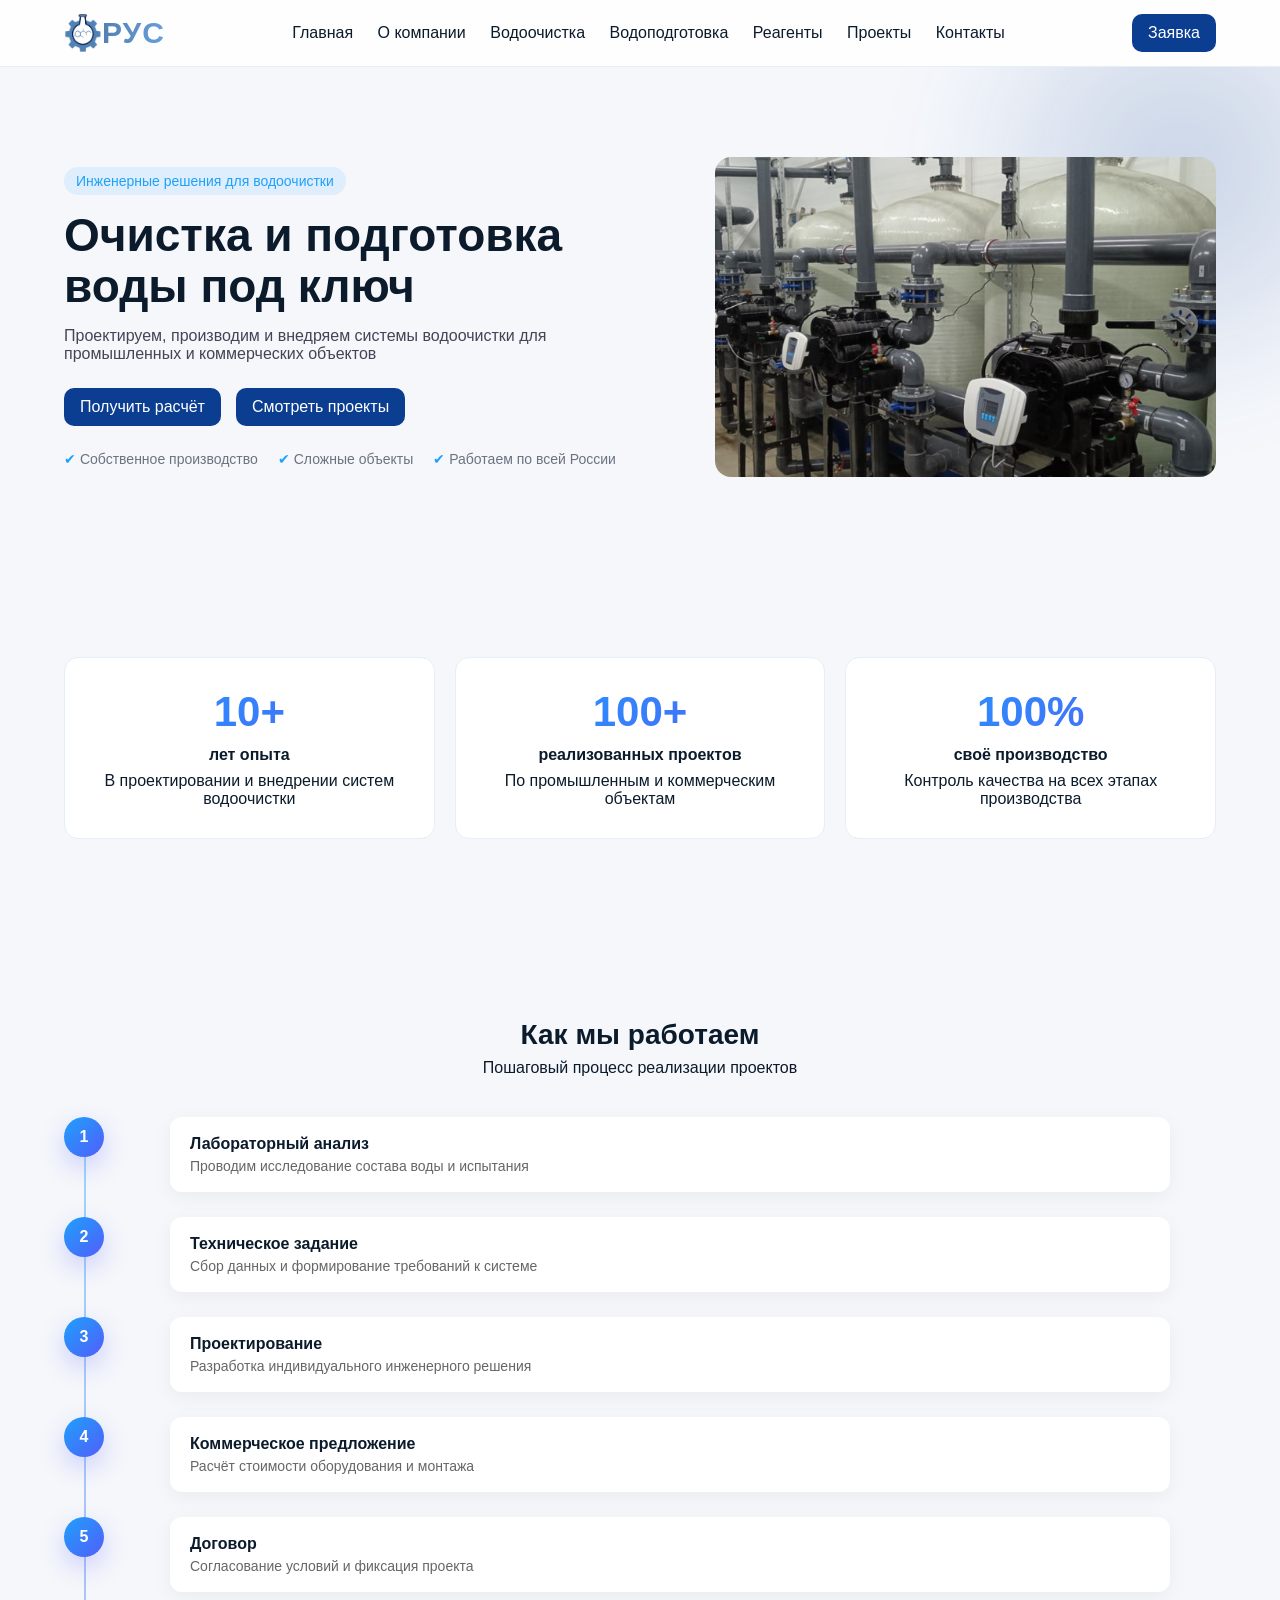
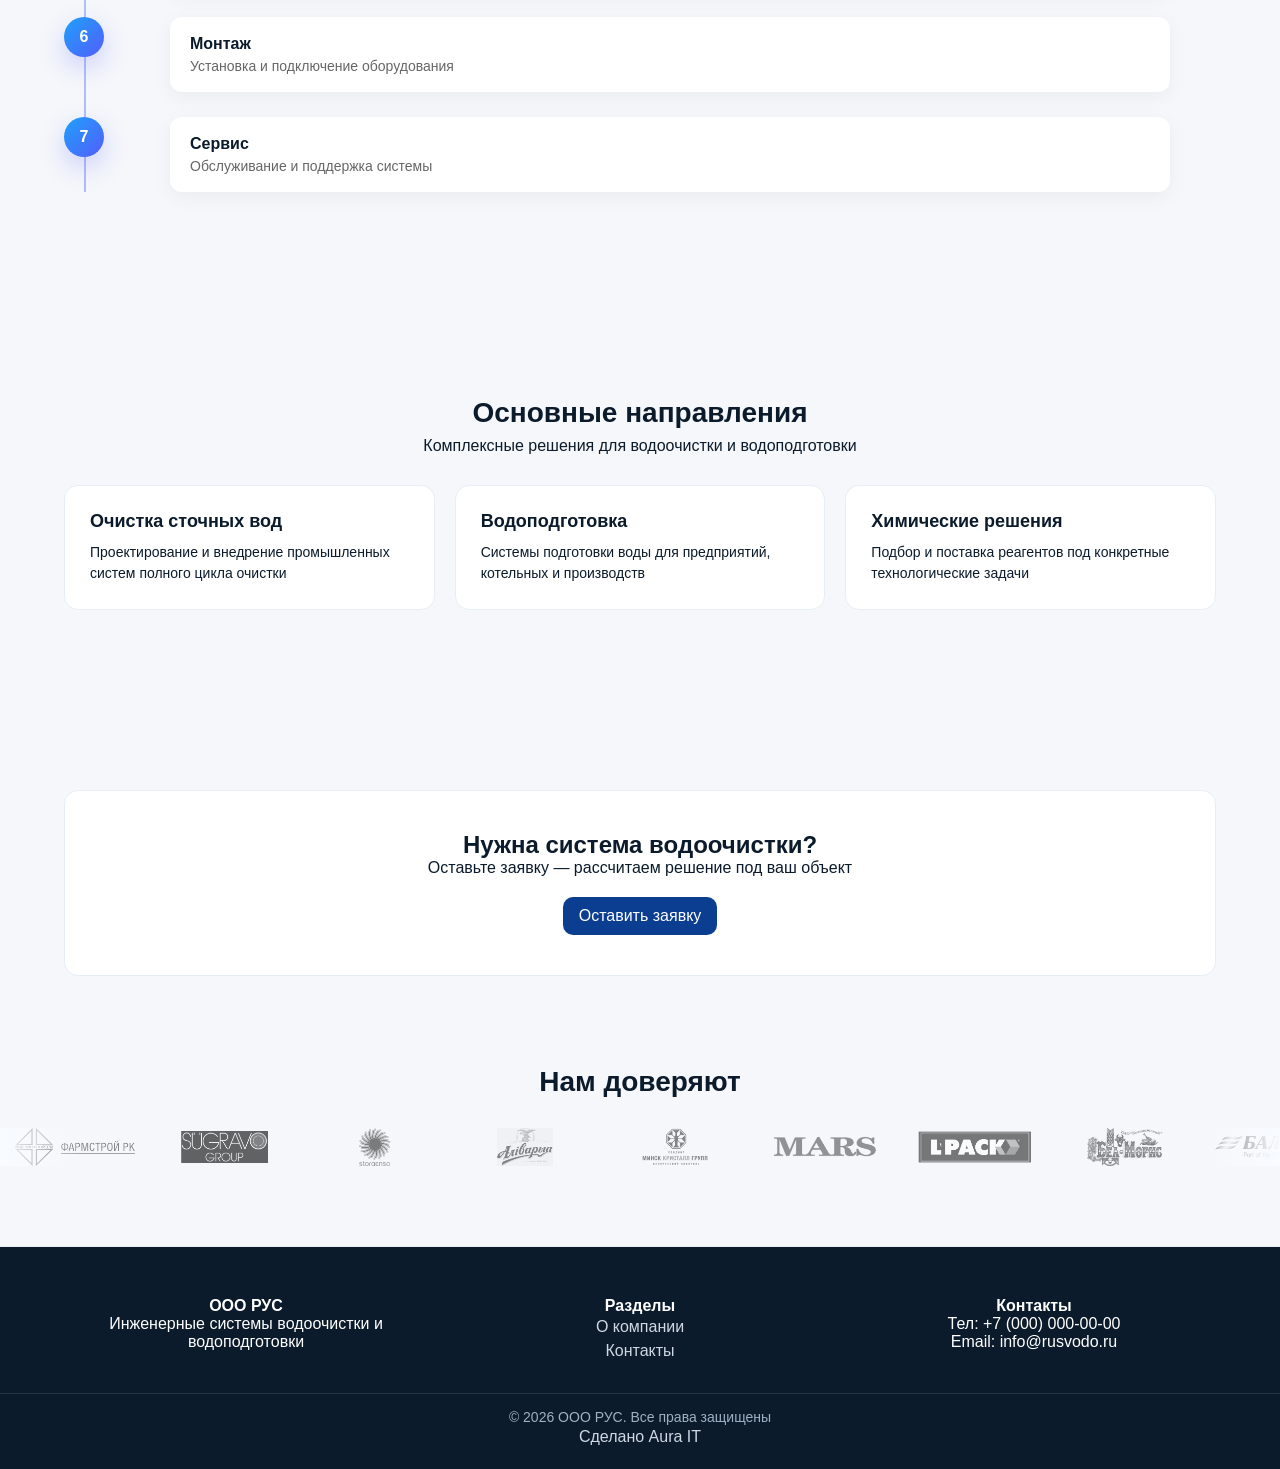
<file: index.html>
<!DOCTYPE html>
<html lang="ru">
<head>
    <meta charset="UTF-8">
    <meta name="viewport" content="width=device-width, initial-scale=1.0">
    <title>РУС — Инженерные системы</title>
    <link rel="stylesheet" href="style.css">
</head>

<body>

    <header class="header">
        <div class="container nav">
            <div class="burger" onclick="toggleMenu()">☰</div>
            <a href="index.html" class="logo-wrap">
                <img src="assets/logo.png" class="logo">
                <span class="logo-text">РУС</span>
            </a>



            <nav id="menu">
                <a href="index.html">Главная</a>
                <a href="about.html">О компании</a>
                <a href="water-purification.html">Водоочистка</a>
                <a href="water-treatment.html">Водоподготовка</a>
                <a href="reagents.html">Реагенты</a>
                <a href="projects.html">Проекты</a>

                <a href="contacts.html">Контакты</a>
            </nav>

            <a href="contact.html" class="btn">Заявка</a>
        </div>
    </header>

    <section class="section hero">
        <div class="container hero-grid">

            <div>

                <!-- мини-бейдж -->
                <div class="badge">Инженерные решения для водоочистки</div>

                <h1>Очистка и подготовка воды под ключ</h1>

                <p class="muted" style="margin-top:15px;">
                    Проектируем, производим и внедряем системы водоочистки для промышленных и коммерческих объектов
                </p>



                <!-- кнопки -->
                <div class="hero-actions">
                    <a href="contact.html" class="btn">Получить расчёт</a>
                    <a href="projects.html" class="btn btn-outline">Смотреть проекты</a>
                </div>

                <!-- преимущества -->
                <div class="hero-features">
                    <span>Собственное производство</span>
                    <span>Сложные объекты</span>
                    <span>Работаем по всей России</span>
                </div>

            </div>

            <!-- правая карточка -->

            <div class="hero-slider">

                <img src="S1/hero1.jpg" class="slide active">
                <img src="S1/hero2.jpg" class="slide">
                <img src="S1/hero3.jpg" class="slide">

            </div>
        </div>
    </section>



    <section class="section">
        <div class="container">

            <div class="grid-3">

                <div class="card trust-card">
                    <div class="trust-number">10+</div>
                    <p class="trust-title">лет опыта</p>
                    <p class="muted">В проектировании и внедрении систем водоочистки</p>
                </div>

                <div class="card trust-card">
                    <div class="trust-number">100+</div>
                    <p class="trust-title">реализованных проектов</p>
                    <p class="muted">По промышленным и коммерческим объектам</p>
                </div>

                <div class="card trust-card">
                    <div class="trust-number">100%</div>
                    <p class="trust-title">своё производство</p>
                    <p class="muted">Контроль качества на всех этапах производства</p>
                </div>

            </div>

        </div>
    </section>

    <section class="section">
        <div class="container">

            <div class="section-title">
                <h2>Как мы работаем</h2>
                <p class="muted">Пошаговый процесс реализации проектов</p>
            </div>

            <div class="timeline">

                <div class="timeline-item">
                    <div class="circle">1</div>
                    <div class="content">
                        <h3>Лабораторный анализ</h3>
                        <p>Проводим исследование состава воды и испытания</p>
                    </div>
                </div>

                <div class="timeline-item">
                    <div class="circle">2</div>
                    <div class="content">
                        <h3>Техническое задание</h3>
                        <p>Сбор данных и формирование требований к системе</p>
                    </div>
                </div>

                <div class="timeline-item">
                    <div class="circle">3</div>
                    <div class="content">
                        <h3>Проектирование</h3>
                        <p>Разработка индивидуального инженерного решения</p>
                    </div>
                </div>

                <div class="timeline-item">
                    <div class="circle">4</div>
                    <div class="content">
                        <h3>Коммерческое предложение</h3>
                        <p>Расчёт стоимости оборудования и монтажа</p>
                    </div>
                </div>

                <div class="timeline-item">
                    <div class="circle">5</div>
                    <div class="content">
                        <h3>Договор</h3>
                        <p>Согласование условий и фиксация проекта</p>
                    </div>
                </div>

                <div class="timeline-item">
                    <div class="circle">6</div>
                    <div class="content">
                        <h3>Монтаж</h3>
                        <p>Установка и подключение оборудования</p>
                    </div>
                </div>

                <div class="timeline-item">
                    <div class="circle">7</div>
                    <div class="content">
                        <h3>Сервис</h3>
                        <p>Обслуживание и поддержка системы</p>
                    </div>
                </div>

            </div>

        </div>
    </section>

    <section class="section">
        <div class="container">

            <div class="section-title">
                <h2>Основные направления</h2>
                <p class="muted">Комплексные решения для водоочистки и водоподготовки</p>
            </div>

            <div class="grid-3">

                <div class="card service-card">
                    <h3>Очистка сточных вод</h3>
                    <p class="muted">
                        Проектирование и внедрение промышленных систем полного цикла очистки
                    </p>
                </div>

                <div class="card service-card">
                    <h3>Водоподготовка</h3>
                    <p class="muted">
                        Системы подготовки воды для предприятий, котельных и производств
                    </p>
                </div>

                <div class="card service-card">
                    <h3>Химические решения</h3>
                    <p class="muted">
                        Подбор и поставка реагентов под конкретные технологические задачи
                    </p>
                </div>

            </div>

        </div>
    </section>

    <script>
        function toggleMenu() {
            document.getElementById('menu').classList.toggle('active');
        }
    </script>
    <section class="section">
        <div class="container">

            <div class="card" style="text-align:center; padding:40px;">
                <h2>Нужна система водоочистки?</h2>
                <p class="muted">Оставьте заявку — рассчитаем решение под ваш объект</p>

                <a href="contact.html" class="btn" style="margin-top:20px;">
                    Оставить заявку
                </a>
            </div>

        </div>
    </section>
    <!-- Доверие -->
    <div class="section-title">
        <h2>Нам доверяют</h2>
    </div>


    <div class="trust-slider">

        <div class="trust-track">

            <!-- 1 круг -->
            <div class="logo-item"><img src="img/clients/client1.png"></div>
            <div class="logo-item"><img src="img/clients/client2.png"></div>
            <div class="logo-item"><img src="img/clients/client3.png"></div>
            <div class="logo-item"><img src="img/clients/client4.png"></div>
            <div class="logo-item"><img src="img/clients/client5.png"></div>
            <div class="logo-item"><img src="img/clients/client6.png"></div>
            <div class="logo-item"><img src="img/clients/client7.png"></div>
            <div class="logo-item"><img src="img/clients/client8.png"></div>
            <div class="logo-item"><img src="img/clients/client9.png"></div>
            <div class="logo-item"><img src="img/clients/client10.png"></div>
            <div class="logo-item"><img src="img/clients/client11.png"></div>
            <div class="logo-item"><img src="img/clients/client12.png"></div>
            <div class="logo-item"><img src="img/clients/client13.png"></div>

            <!-- 1 круг -->
            <div class="logo-item"><img src="img/clients/client1.png"></div>
            <div class="logo-item"><img src="img/clients/client2.png"></div>
            <div class="logo-item"><img src="img/clients/client3.png"></div>
            <div class="logo-item"><img src="img/clients/client4.png"></div>
            <div class="logo-item"><img src="img/clients/client5.png"></div>
            <div class="logo-item"><img src="img/clients/client6.png"></div>
            <div class="logo-item"><img src="img/clients/client7.png"></div>
            <div class="logo-item"><img src="img/clients/client8.png"></div>
            <div class="logo-item"><img src="img/clients/client9.png"></div>
            <div class="logo-item"><img src="img/clients/client10.png"></div>
            <div class="logo-item"><img src="img/clients/client11.png"></div>
            <div class="logo-item"><img src="img/clients/client12.png"></div>
            <div class="logo-item"><img src="img/clients/client13.png"></div>

        </div>

    </div>

    <script>
        let slides = document.querySelectorAll('.slide');
        let index = 0;

        setInterval(() => {
            slides[index].classList.remove('active');
            index = (index + 1) % slides.length;
            slides[index].classList.add('active');
        }, 4000);
    </script>
</body>
</html>
<footer class="footer">
    <div class="container footer-grid">

        <div>
            <h4>ООО РУС</h4>
            <p>Инженерные системы водоочистки и водоподготовки</p>
        </div>

        <div>
            <h4>Разделы</h4>
            <a href="about.html">О компании</a><br>

            <a href="contact.html">Контакты</a>
        </div>

        <div>
            <h4>Контакты</h4>
            <p>Тел: +7 (000) 000-00-00</p>
            <p>Email: info@rusvodo.ru</p>
        </div>

    </div>

    <div class="footer-bottom">
        © 2026 ООО РУС. Все права защищены

    </div>

    <span>
        <a href="https://nehaevbogdan16-svg.github.io/Aura.IT/">Сделано Aura IT</a>
    </span>
</footer>
</file>
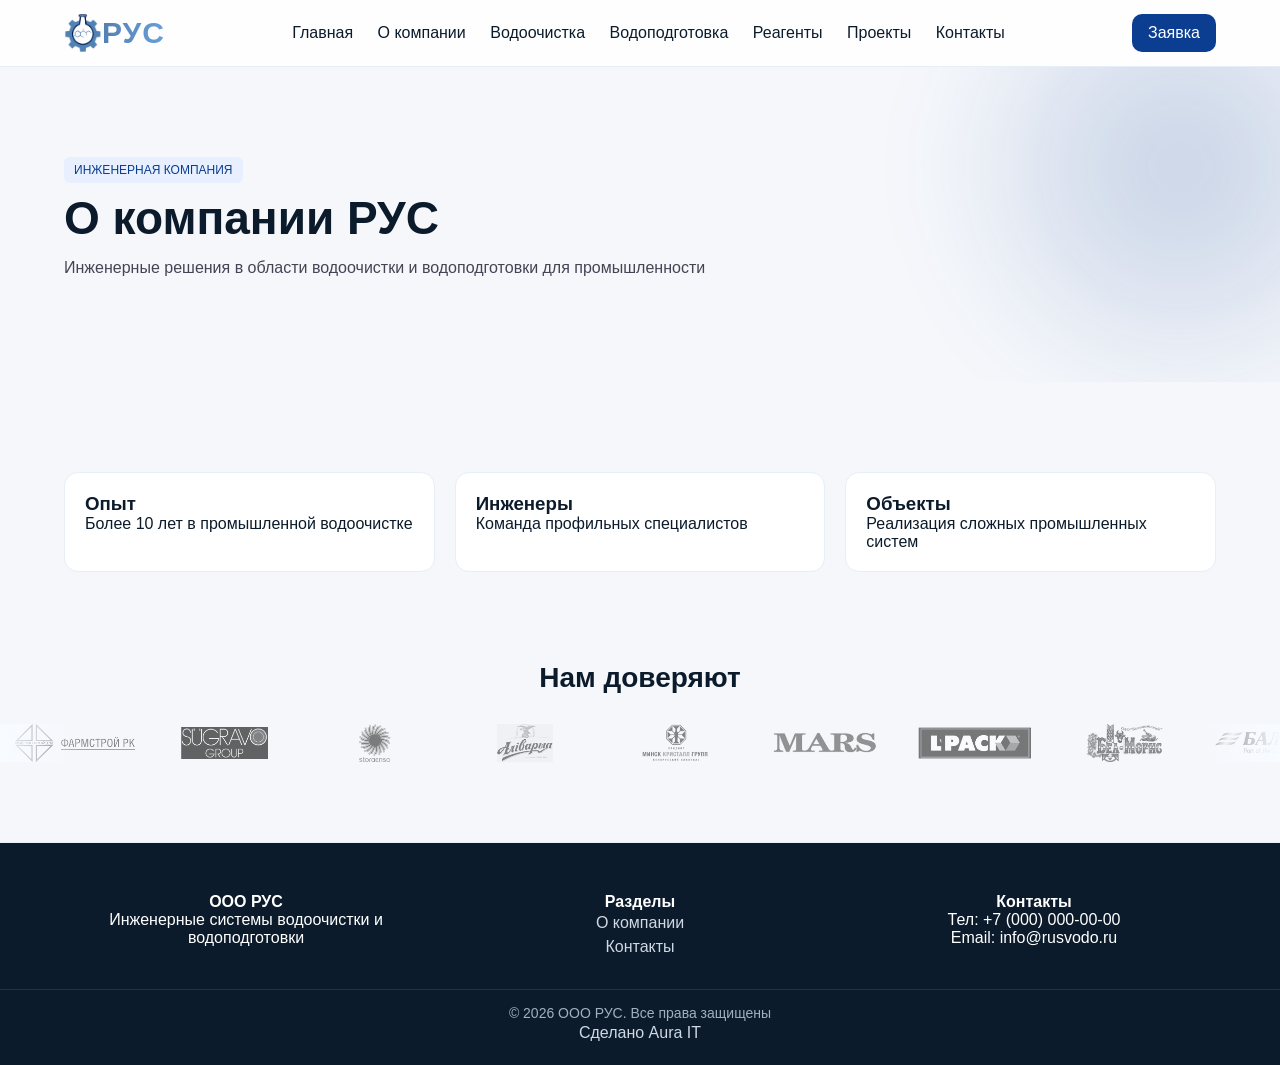
<file: about.html>
<!DOCTYPE html>
<html lang="ru">
<head>
    <meta charset="UTF-8">
    <meta name="viewport" content="width=device-width, initial-scale=1.0">
    <title>О компании — РУС</title>
    <link rel="stylesheet" href="style.css">
</head>

<body>

    <header class="header">
        <div class="container nav">
            <div class="burger" onclick="toggleMenu()">☰</div>
            <a href="index.html" class="logo-wrap">
                <img src="assets/logo.png" class="logo">
                <span class="logo-text">РУС</span>
            </a>



            <nav id="menu">
                <a href="index.html">Главная</a>
                <a href="about.html">О компании</a>
                <a href="water-purification.html">Водоочистка</a>
                <a href="water-treatment.html">Водоподготовка</a>
                <a href="reagents.html">Реагенты</a>
                <a href="projects.html">Проекты</a>

                <a href="contacts.html">Контакты</a>
            </nav>

            <a href="contact.html" class="btn">Заявка</a>
        </div>
    </header>

    <section class="hero">
        <div class="container">
            <div class="tag">ИНЖЕНЕРНАЯ КОМПАНИЯ</div>
            <h1>О компании РУС</h1>
            <p>Инженерные решения в области водоочистки и водоподготовки для промышленности</p>
        </div>
    </section>

    <section class="section">
        <div class="container grid-3">

            <div class="card">
                <h3>Опыт</h3>
                <p>Более 10 лет в промышленной водоочистке</p>
            </div>

            <div class="card">
                <h3>Инженеры</h3>
                <p>Команда профильных специалистов</p>
            </div>

            <div class="card">
                <h3>Объекты</h3>
                <p>Реализация сложных промышленных систем</p>
            </div>

        </div>
    </section>

    <!-- Доверие -->
    <div class="section-title">
        <h2>Нам доверяют</h2>
    </div>


    <div class="trust-slider">

        <div class="trust-track">

            <!-- 1 круг -->
            <div class="logo-item"><img src="img/clients/client1.png"></div>
            <div class="logo-item"><img src="img/clients/client2.png"></div>
            <div class="logo-item"><img src="img/clients/client3.png"></div>
            <div class="logo-item"><img src="img/clients/client4.png"></div>
            <div class="logo-item"><img src="img/clients/client5.png"></div>
            <div class="logo-item"><img src="img/clients/client6.png"></div>
            <div class="logo-item"><img src="img/clients/client7.png"></div>
            <div class="logo-item"><img src="img/clients/client8.png"></div>
            <div class="logo-item"><img src="img/clients/client9.png"></div>
            <div class="logo-item"><img src="img/clients/client10.png"></div>
            <div class="logo-item"><img src="img/clients/client11.png"></div>
            <div class="logo-item"><img src="img/clients/client12.png"></div>
            <div class="logo-item"><img src="img/clients/client13.png"></div>

            <!-- 1 круг -->
            <div class="logo-item"><img src="img/clients/client1.png"></div>
            <div class="logo-item"><img src="img/clients/client2.png"></div>
            <div class="logo-item"><img src="img/clients/client3.png"></div>
            <div class="logo-item"><img src="img/clients/client4.png"></div>
            <div class="logo-item"><img src="img/clients/client5.png"></div>
            <div class="logo-item"><img src="img/clients/client6.png"></div>
            <div class="logo-item"><img src="img/clients/client7.png"></div>
            <div class="logo-item"><img src="img/clients/client8.png"></div>
            <div class="logo-item"><img src="img/clients/client9.png"></div>
            <div class="logo-item"><img src="img/clients/client10.png"></div>
            <div class="logo-item"><img src="img/clients/client11.png"></div>
            <div class="logo-item"><img src="img/clients/client12.png"></div>
            <div class="logo-item"><img src="img/clients/client13.png"></div>

        </div>

    </div>

    <script>
        function toggleMenu() {
            document.getElementById('menu').classList.toggle('active');
        }
    </script>

</body>
</html>
<footer class="footer">
    <div class="container footer-grid">

        <div>
            <h4>ООО РУС</h4>
            <p>Инженерные системы водоочистки и водоподготовки</p>
        </div>

        <div>
            <h4>Разделы</h4>
            <a href="about.html">О компании</a><br>

            <a href="contact.html">Контакты</a>
        </div>

        <div>
            <h4>Контакты</h4>
            <p>Тел: +7 (000) 000-00-00</p>
            <p>Email: info@rusvodo.ru</p>
        </div>

    </div>

    <div class="footer-bottom">
        © 2026 ООО РУС. Все права защищены

    </div>

    <span>
        <a href="https://nehaevbogdan16-svg.github.io/Aura.IT/">Сделано Aura IT</a>
    </span>
</footer>
</file>
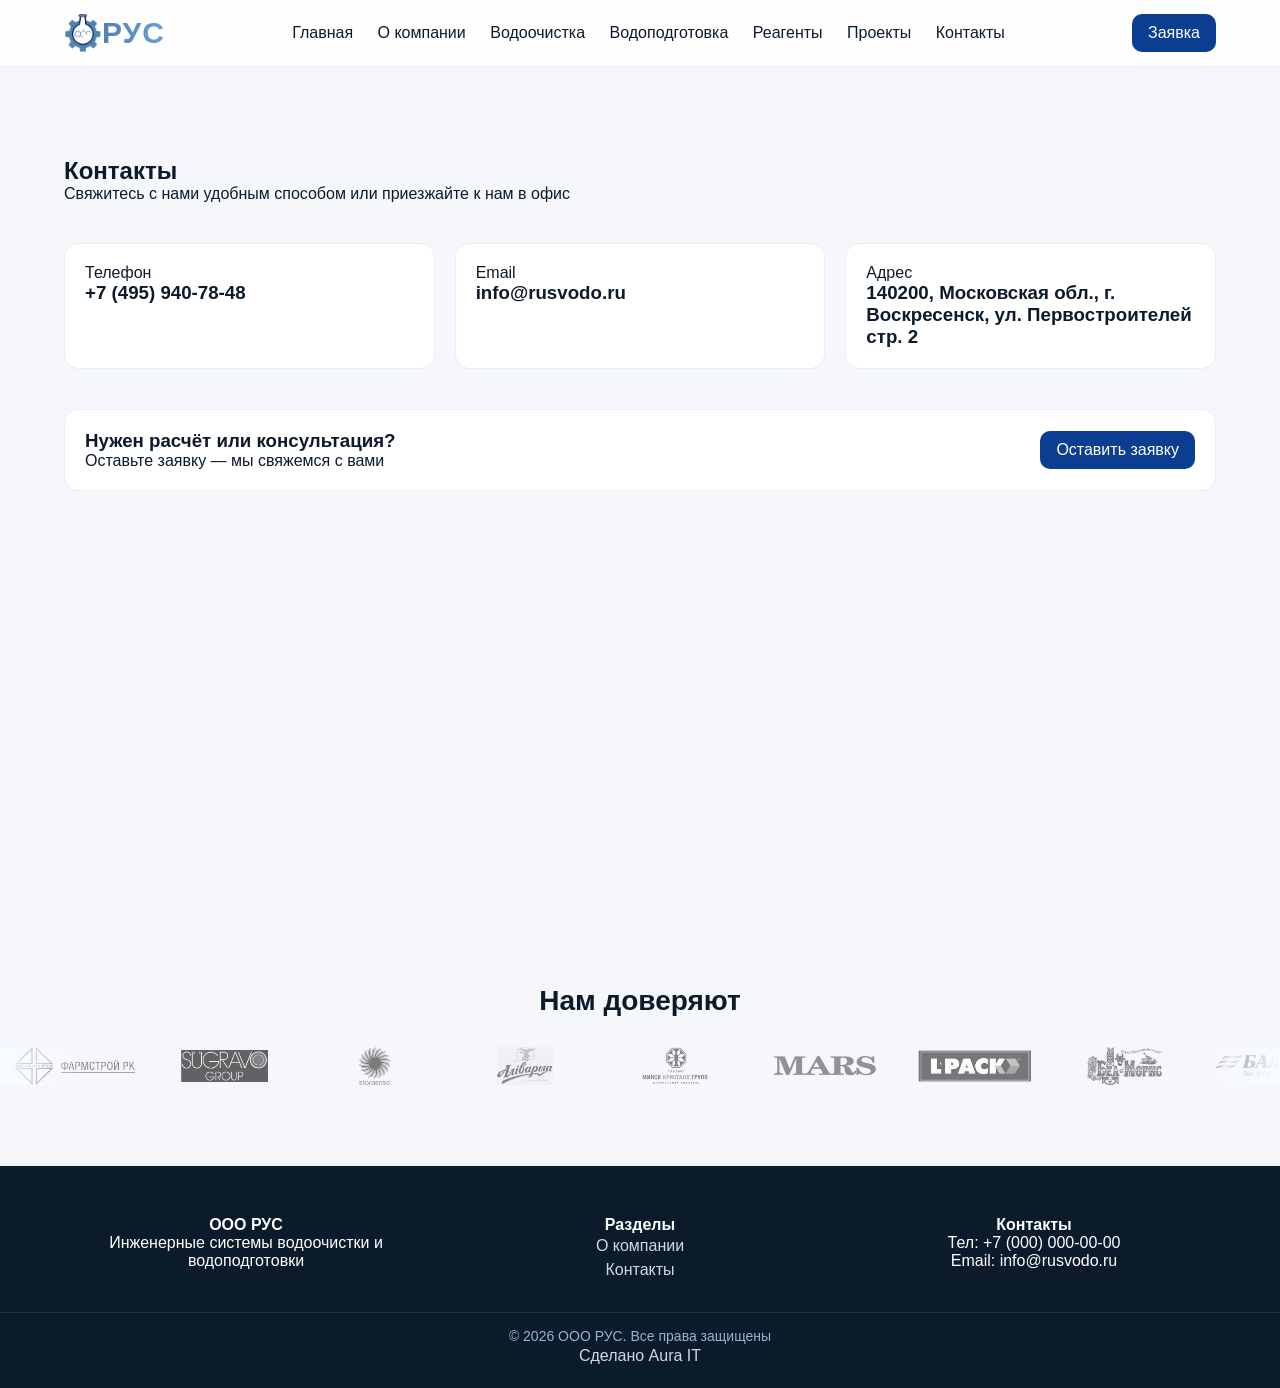
<file: contacts.html>
<!DOCTYPE html>
<html lang="ru">
<head>
    <meta charset="UTF-8">
    <meta name="viewport" content="width=device-width, initial-scale=1.0">
    <title>Контакты — РУС</title>
    <link rel="stylesheet" href="style.css">
</head>
<body>

    <header class="header">
        <div class="container nav">
            <div class="burger" onclick="toggleMenu()">☰</div>
            <a href="index.html" class="logo-wrap">
                <img src="assets/logo.png" class="logo">
                <span class="logo-text">РУС</span>
            </a>



            <nav id="menu">
                <a href="index.html">Главная</a>
                <a href="about.html">О компании</a>
                <a href="water-purification.html">Водоочистка</a>
                <a href="water-treatment.html">Водоподготовка</a>
                <a href="reagents.html">Реагенты</a>
                <a href="projects.html">Проекты</a>

                <a href="contacts.html">Контакты</a>
            </nav>

            <a href="contact.html" class="btn">Заявка</a>
        </div>
    </header>

    <section class="section">
        <div class="container">

            <!-- Заголовок -->
            <div style="max-width:600px;">
                <h1>Контакты</h1>
                <p class="muted">Свяжитесь с нами удобным способом или приезжайте к нам в офис</p>
            </div>

            <!-- Контакты -->
            <div class="grid-3" style="margin-top:40px;">

                <div class="card">
                    <p class="muted">Телефон</p>
                    <h3>+7 (495) 940-78-48</h3>
                </div>

                <div class="card">
                    <p class="muted">Email</p>
                    <h3>info@rusvodo.ru</h3>
                </div>

                <div class="card">
                    <p class="muted">Адрес</p>
                    <h3>140200, Московская обл., г. Воскресенск, ул. Первостроителей стр. 2</h3>
                </div>

            </div>

            <!-- CTA -->
            <div class="card" style="margin-top:40px; display:flex; justify-content:space-between; align-items:center; flex-wrap:wrap; gap:20px;">
                <div>
                    <h3>Нужен расчёт или консультация?</h3>
                    <p class="muted">Оставьте заявку — мы свяжемся с вами</p>
                </div>

                <a href="contact.html" class="btn">Оставить заявку</a>
            </div>

            <!-- Карта -->
            <div class="map">
                <iframe src="https://yandex.ru/map-widget/v1/?ll=37.6173%2C55.7558&z=10&l=map"
                        width="100%"
                        height="400"
                        frameborder="0"
                        style="border-radius:12px;">
                </iframe>
            </div>

        </div>
    </section>

    <!-- Доверие -->
    <div class="section-title">
        <h2>Нам доверяют</h2>
    </div>


    <div class="trust-slider">

        <div class="trust-track">

            <!-- 1 круг -->
            <div class="logo-item"><img src="img/clients/client1.png"></div>
            <div class="logo-item"><img src="img/clients/client2.png"></div>
            <div class="logo-item"><img src="img/clients/client3.png"></div>
            <div class="logo-item"><img src="img/clients/client4.png"></div>
            <div class="logo-item"><img src="img/clients/client5.png"></div>
            <div class="logo-item"><img src="img/clients/client6.png"></div>
            <div class="logo-item"><img src="img/clients/client7.png"></div>
            <div class="logo-item"><img src="img/clients/client8.png"></div>
            <div class="logo-item"><img src="img/clients/client9.png"></div>
            <div class="logo-item"><img src="img/clients/client10.png"></div>
            <div class="logo-item"><img src="img/clients/client11.png"></div>
            <div class="logo-item"><img src="img/clients/client12.png"></div>
            <div class="logo-item"><img src="img/clients/client13.png"></div>

            <!-- 2 круг -->
            <div class="logo-item"><img src="img/clients/client1.png"></div>
            <div class="logo-item"><img src="img/clients/client2.png"></div>
            <div class="logo-item"><img src="img/clients/client3.png"></div>
            <div class="logo-item"><img src="img/clients/client4.png"></div>
            <div class="logo-item"><img src="img/clients/client5.png"></div>
            <div class="logo-item"><img src="img/clients/client6.png"></div>
            <div class="logo-item"><img src="img/clients/client7.png"></div>
            <div class="logo-item"><img src="img/clients/client8.png"></div>
            <div class="logo-item"><img src="img/clients/client9.png"></div>
            <div class="logo-item"><img src="img/clients/client10.png"></div>
            <div class="logo-item"><img src="img/clients/client11.png"></div>
            <div class="logo-item"><img src="img/clients/client12.png"></div>
            <div class="logo-item"><img src="img/clients/client13.png"></div>

        </div>

    </div>

    <footer class="footer">
        <div class="container footer-grid">

            <div>
                <h4>ООО РУС</h4>
                <p>Инженерные системы водоочистки и водоподготовки</p>
            </div>

            <div>
                <h4>Разделы</h4>
                <a href="about.html">О компании</a><br>

                <a href="contact.html">Контакты</a>
            </div>

            <div>
                <h4>Контакты</h4>
                <p>Тел: +7 (000) 000-00-00</p>
                <p>Email: info@rusvodo.ru</p>
            </div>

        </div>

        <div class="footer-bottom">
            © 2026 ООО РУС. Все права защищены

        </div>

        <span>
            <a href="https://nehaevbogdan16-svg.github.io/Aura.IT/">Сделано Aura IT</a>
        </span>
    </footer>

    <script>
        function toggleMenu() {
            document.getElementById('menu').classList.toggle('active');
        }
    </script>

</body>
</html>
</file>
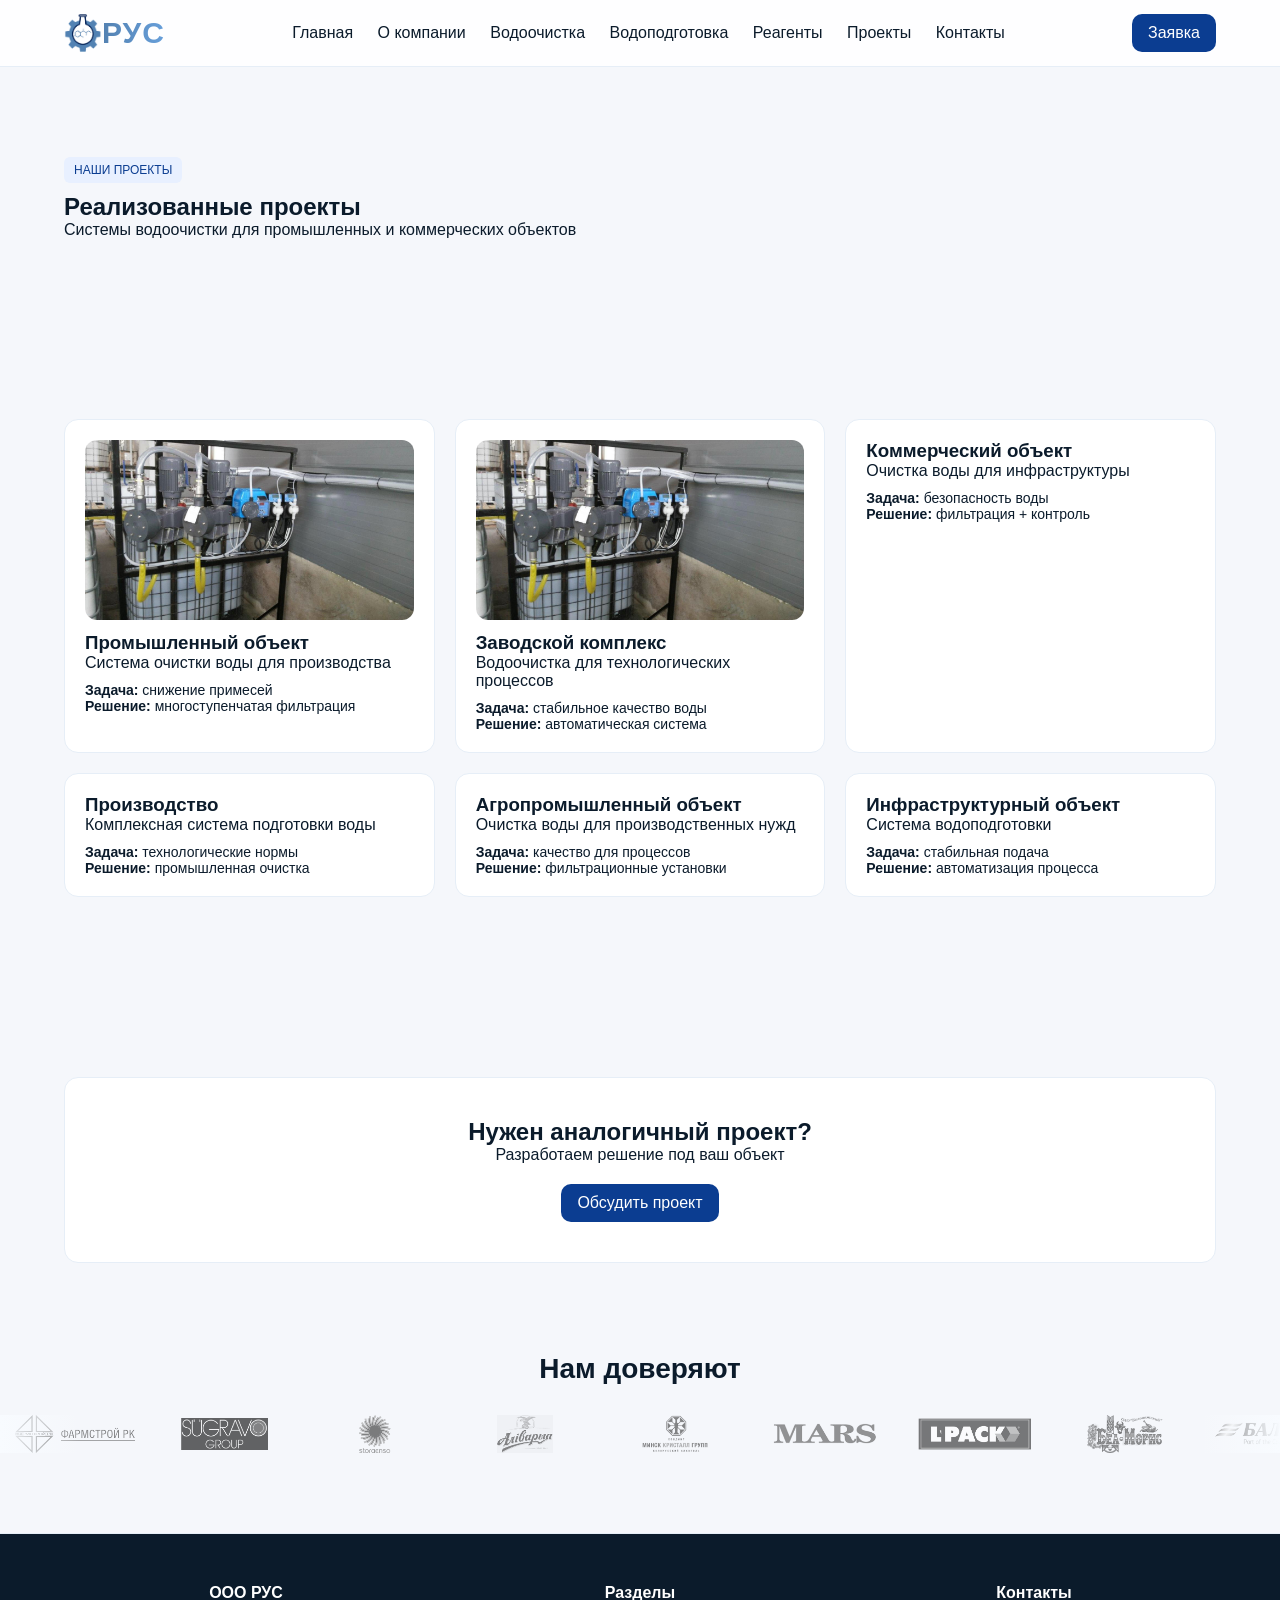
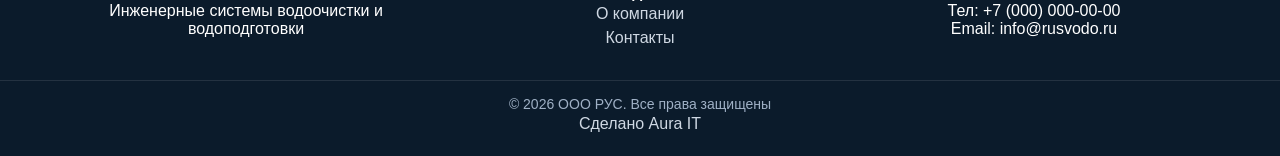
<file: projects.html>
<!DOCTYPE html>
<html lang="ru">
<head>
    <meta charset="UTF-8">
    <meta name="viewport" content="width=device-width, initial-scale=1.0">
    <title>Проекты — РУС</title>
    <link rel="stylesheet" href="style.css">
</head>
<body>

    <header class="header">
        <div class="container nav">
            <div class="burger" onclick="toggleMenu()">☰</div>
            <a href="index.html" class="logo-wrap">
                <img src="assets/logo.png" class="logo">
                <span class="logo-text">РУС</span>
            </a>



            <nav id="menu">
                <a href="index.html">Главная</a>
                <a href="about.html">О компании</a>
                <a href="water-purification.html">Водоочистка</a>
                <a href="water-treatment.html">Водоподготовка</a>
                <a href="reagents.html">Реагенты</a>
                <a href="projects.html">Проекты</a>

                <a href="contacts.html">Контакты</a>
            </nav>

            <a href="contact.html" class="btn">Заявка</a>
        </div>
    </header>

    <!-- HERO -->
    <section class="section">
        <div class="container">

            <div style="max-width:600px;">
                <div class="tag">НАШИ ПРОЕКТЫ</div>
                <h1>Реализованные проекты</h1>
                <p class="muted">Системы водоочистки для промышленных и коммерческих объектов</p>
            </div>

        </div>
    </section>

    <!-- ПРОЕКТЫ -->
    <section class="section">
        <div class="container">

            <div class="grid-3">

                <div class="card">

                    <div class="project-slider">
                        <img src="assets/projects/1.jpg" class="slide active" onclick="openLightbox(this.src)">
                        <img src="assets/projects/1.1.jpg" class="slide" onclick="openLightbox(this.src)">
                        <img src="assets/projects/1.2.jpg" class="slide" onclick="openLightbox(this.src)">
                    </div>

                    <h3>Промышленный объект</h3>
                    <p class="muted">Система очистки воды для производства</p>

                    <div style="margin-top:10px; font-size:14px;">
                        <p><b>Задача:</b> снижение примесей</p>
                        <p><b>Решение:</b> многоступенчатая фильтрация</p>
                    </div>

                </div>

                <div class="card">
                    <div class="project-slider">
                        <img src="assets/projects/1.jpg" class="slide active" onclick="openLightbox(this.src)">
                        <img src="assets/projects/1.1.jpg" class="slide" onclick="openLightbox(this.src)">
                        <img src="assets/projects/1.2.jpg" class="slide" onclick="openLightbox(this.src)">
                    </div>
                    <h3>Заводской комплекс</h3>
                    <p class="muted">Водоочистка для технологических процессов</p>

                    <div style="margin-top:10px; font-size:14px;">
                        <p><b>Задача:</b> стабильное качество воды</p>
                        <p><b>Решение:</b> автоматическая система</p>
                    </div>
                </div>

                <div class="card">
                    <h3>Коммерческий объект</h3>
                    <p class="muted">Очистка воды для инфраструктуры</p>

                    <div style="margin-top:10px; font-size:14px;">
                        <p><b>Задача:</b> безопасность воды</p>
                        <p><b>Решение:</b> фильтрация + контроль</p>
                    </div>
                </div>

                <div class="card">
                    <h3>Производство</h3>
                    <p class="muted">Комплексная система подготовки воды</p>

                    <div style="margin-top:10px; font-size:14px;">
                        <p><b>Задача:</b> технологические нормы</p>
                        <p><b>Решение:</b> промышленная очистка</p>
                    </div>
                </div>

                <div class="card">
                    <h3>Агропромышленный объект</h3>
                    <p class="muted">Очистка воды для производственных нужд</p>

                    <div style="margin-top:10px; font-size:14px;">
                        <p><b>Задача:</b> качество для процессов</p>
                        <p><b>Решение:</b> фильтрационные установки</p>
                    </div>
                </div>

                <div class="card">
                    <h3>Инфраструктурный объект</h3>
                    <p class="muted">Система водоподготовки</p>

                    <div style="margin-top:10px; font-size:14px;">
                        <p><b>Задача:</b> стабильная подача</p>
                        <p><b>Решение:</b> автоматизация процесса</p>
                    </div>
                </div>

            </div>

        </div>
    </section>

    <!-- CTA -->
    <section class="section">
        <div class="container">

            <div class="card" style="text-align:center; padding:40px;">
                <h2>Нужен аналогичный проект?</h2>
                <p class="muted">Разработаем решение под ваш объект</p>

                <a href="contact.html" class="btn" style="margin-top:20px;">
                    Обсудить проект
                </a>
            </div>

        </div>
    </section>

    <!-- Доверие -->
    <div class="section-title">
        <h2>Нам доверяют</h2>
    </div>


    <div class="trust-slider">

        <div class="trust-track">

            <!-- 1 круг -->
            <div class="logo-item"><img src="img/clients/client1.png"></div>
            <div class="logo-item"><img src="img/clients/client2.png"></div>
            <div class="logo-item"><img src="img/clients/client3.png"></div>
            <div class="logo-item"><img src="img/clients/client4.png"></div>
            <div class="logo-item"><img src="img/clients/client5.png"></div>
            <div class="logo-item"><img src="img/clients/client6.png"></div>
            <div class="logo-item"><img src="img/clients/client7.png"></div>
            <div class="logo-item"><img src="img/clients/client8.png"></div>
            <div class="logo-item"><img src="img/clients/client9.png"></div>
            <div class="logo-item"><img src="img/clients/client10.png"></div>
            <div class="logo-item"><img src="img/clients/client11.png"></div>
            <div class="logo-item"><img src="img/clients/client12.png"></div>
            <div class="logo-item"><img src="img/clients/client13.png"></div>

            <!-- 1 круг -->
            <div class="logo-item"><img src="img/clients/client1.png"></div>
            <div class="logo-item"><img src="img/clients/client2.png"></div>
            <div class="logo-item"><img src="img/clients/client3.png"></div>
            <div class="logo-item"><img src="img/clients/client4.png"></div>
            <div class="logo-item"><img src="img/clients/client5.png"></div>
            <div class="logo-item"><img src="img/clients/client6.png"></div>
            <div class="logo-item"><img src="img/clients/client7.png"></div>
            <div class="logo-item"><img src="img/clients/client8.png"></div>
            <div class="logo-item"><img src="img/clients/client9.png"></div>
            <div class="logo-item"><img src="img/clients/client10.png"></div>
            <div class="logo-item"><img src="img/clients/client11.png"></div>
            <div class="logo-item"><img src="img/clients/client12.png"></div>
            <div class="logo-item"><img src="img/clients/client13.png"></div>

        </div>

    </div>

    <footer class="footer">
        <div class="container footer-grid">

            <div>
                <h4>ООО РУС</h4>
                <p>Инженерные системы водоочистки и водоподготовки</p>
            </div>

            <div>
                <h4>Разделы</h4>
                <a href="about.html">О компании</a><br>

                <a href="contact.html">Контакты</a>
            </div>

            <div>
                <h4>Контакты</h4>
                <p>Тел: +7 (000) 000-00-00</p>
                <p>Email: info@rusvodo.ru</p>
            </div>

        </div>

        <div class="footer-bottom">
            © 2026 ООО РУС. Все права защищены

        </div>

        <span>
            <a href="https://nehaevbogdan16-svg.github.io/Aura.IT/">Сделано Aura IT</a>
        </span>
    </footer>

    <script>
        function toggleMenu() {
            document.getElementById('menu').classList.toggle('active');
        }
    </script>
    <script>
        document.querySelectorAll('.project-slider').forEach(slider => {
            let slides = slider.querySelectorAll('.slide');
            let index = 0;

            setInterval(() => {
                slides[index].classList.remove('active');
                index = (index + 1) % slides.length;
                slides[index].classList.add('active');
            }, 3000);
        });
    </script>
    <div id="lightbox" class="lightbox">

        <span class="lightbox-close" onclick="closeLightbox()">×</span>

        <span class="lightbox-nav left" onclick="prevImage()">&#10094;</span>
        <span class="lightbox-nav right" onclick="nextImage()">&#10095;</span>

        <div class="lightbox-counter" id="lightbox-counter">1 / 1</div>

        <img id="lightbox-img">

    </div>
    <script>

        let images = [];
        let currentIndex = 0;

        function openLightbox(src) {
            images = Array.from(document.querySelectorAll('.project-slider .slide'))
                .map(img => img.src);

            currentIndex = images.indexOf(src);

            document.getElementById('lightbox').style.display = 'flex';
            document.getElementById('lightbox-img').src = src;

            updateCounter();

            document.addEventListener('keydown', handleKeys);
        }

        function closeLightbox() {
            document.getElementById('lightbox').style.display = 'none';
            document.removeEventListener('keydown', handleKeys);
        }

        function showImage(index) {
            if (index < 0) index = images.length - 1;
            if (index >= images.length) index = 0;

            currentIndex = index;

            const img = document.getElementById('lightbox-img');

            img.style.opacity = 0;

            setTimeout(() => {
                img.src = images[currentIndex];
                img.style.opacity = 1;
                updateCounter();
            }, 120);
        }

        function nextImage() {
            showImage(currentIndex + 1);
        }

        function prevImage() {
            showImage(currentIndex - 1);
        }

        function updateCounter() {
            document.getElementById('lightbox-counter').innerText =
                (currentIndex + 1) + " / " + images.length;
        }

        /* клавиши */
        function handleKeys(e) {
            if (e.key === "Escape") closeLightbox();
            if (e.key === "ArrowRight") nextImage();
            if (e.key === "ArrowLeft") prevImage();
        }

        /* свайп */
        let touchStartX = 0;

        document.addEventListener("touchstart", e => {
            touchStartX = e.touches[0].clientX;
        });

        document.addEventListener("touchend", e => {
            let diff = e.changedTouches[0].clientX - touchStartX;

            if (Math.abs(diff) > 50) {
                if (diff > 0) prevImage();
                else nextImage();
            }
        });

    </script>
</body>
</html>
</file>
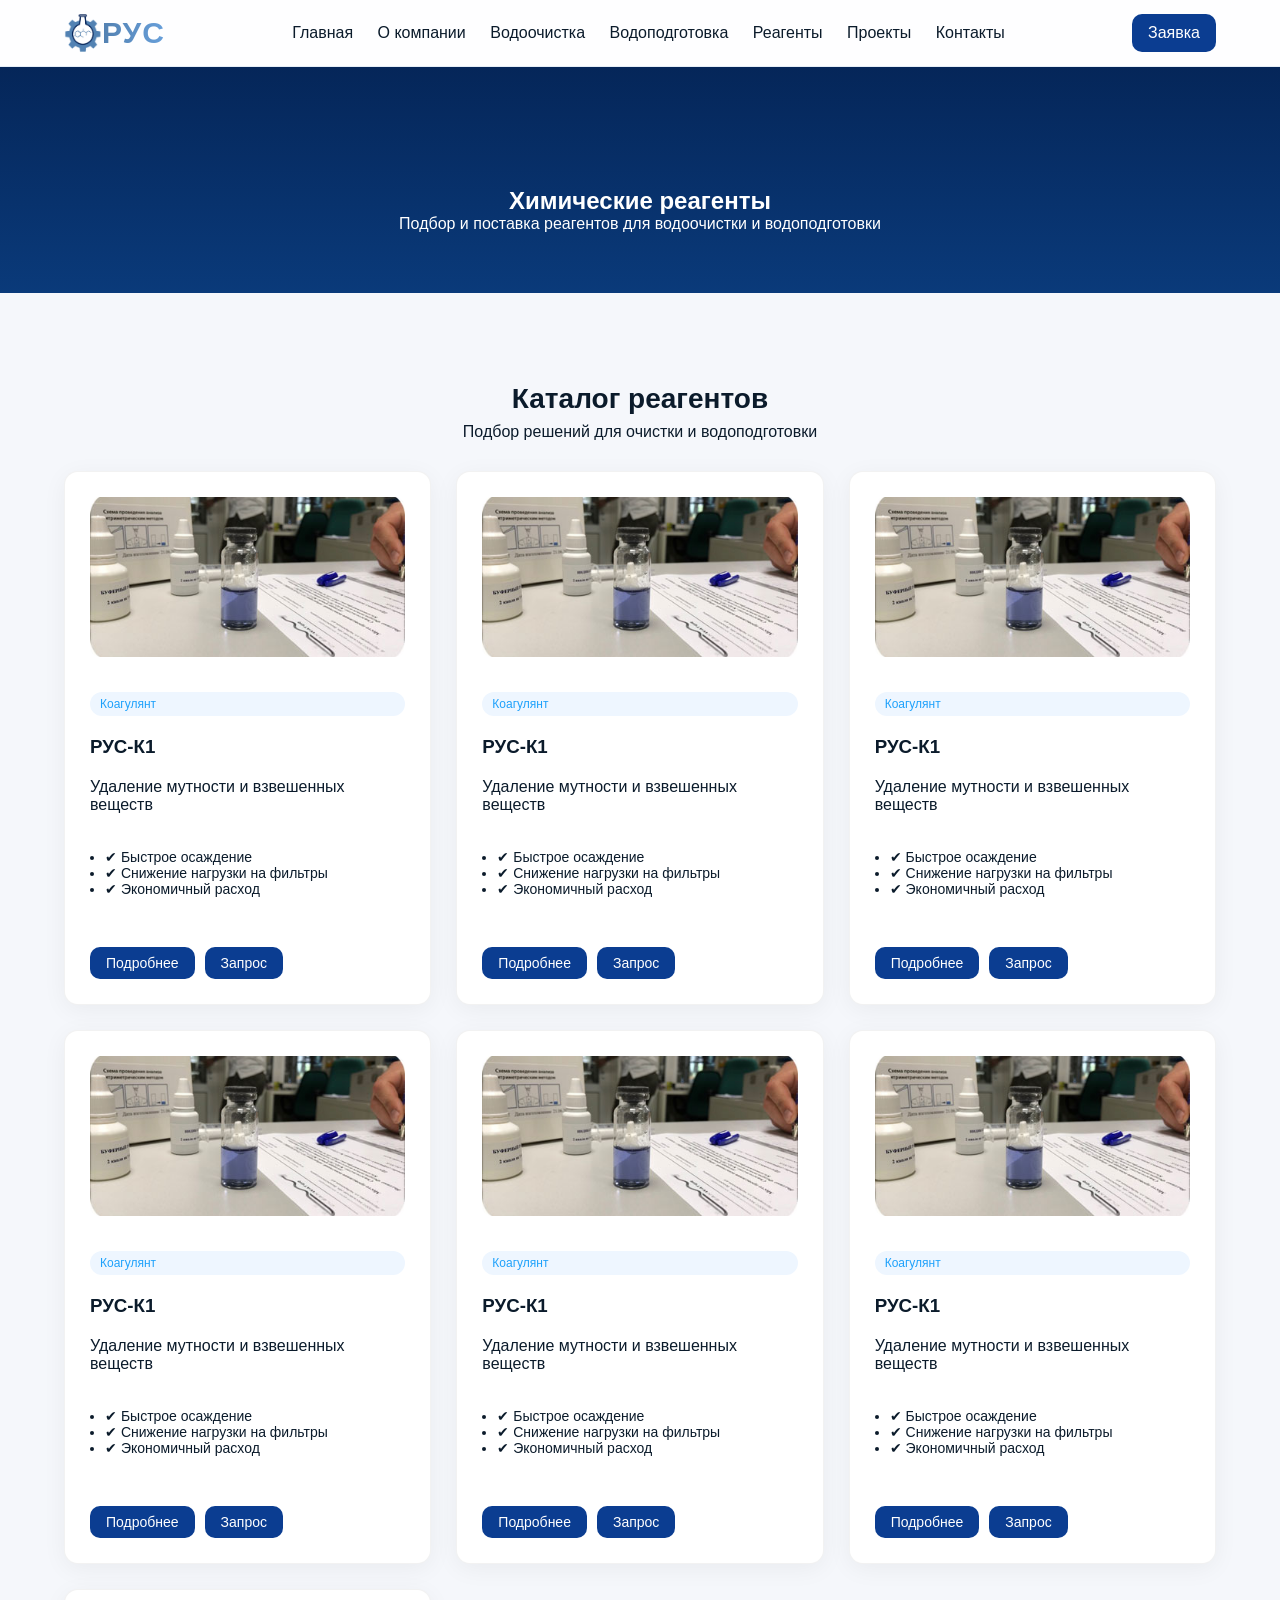
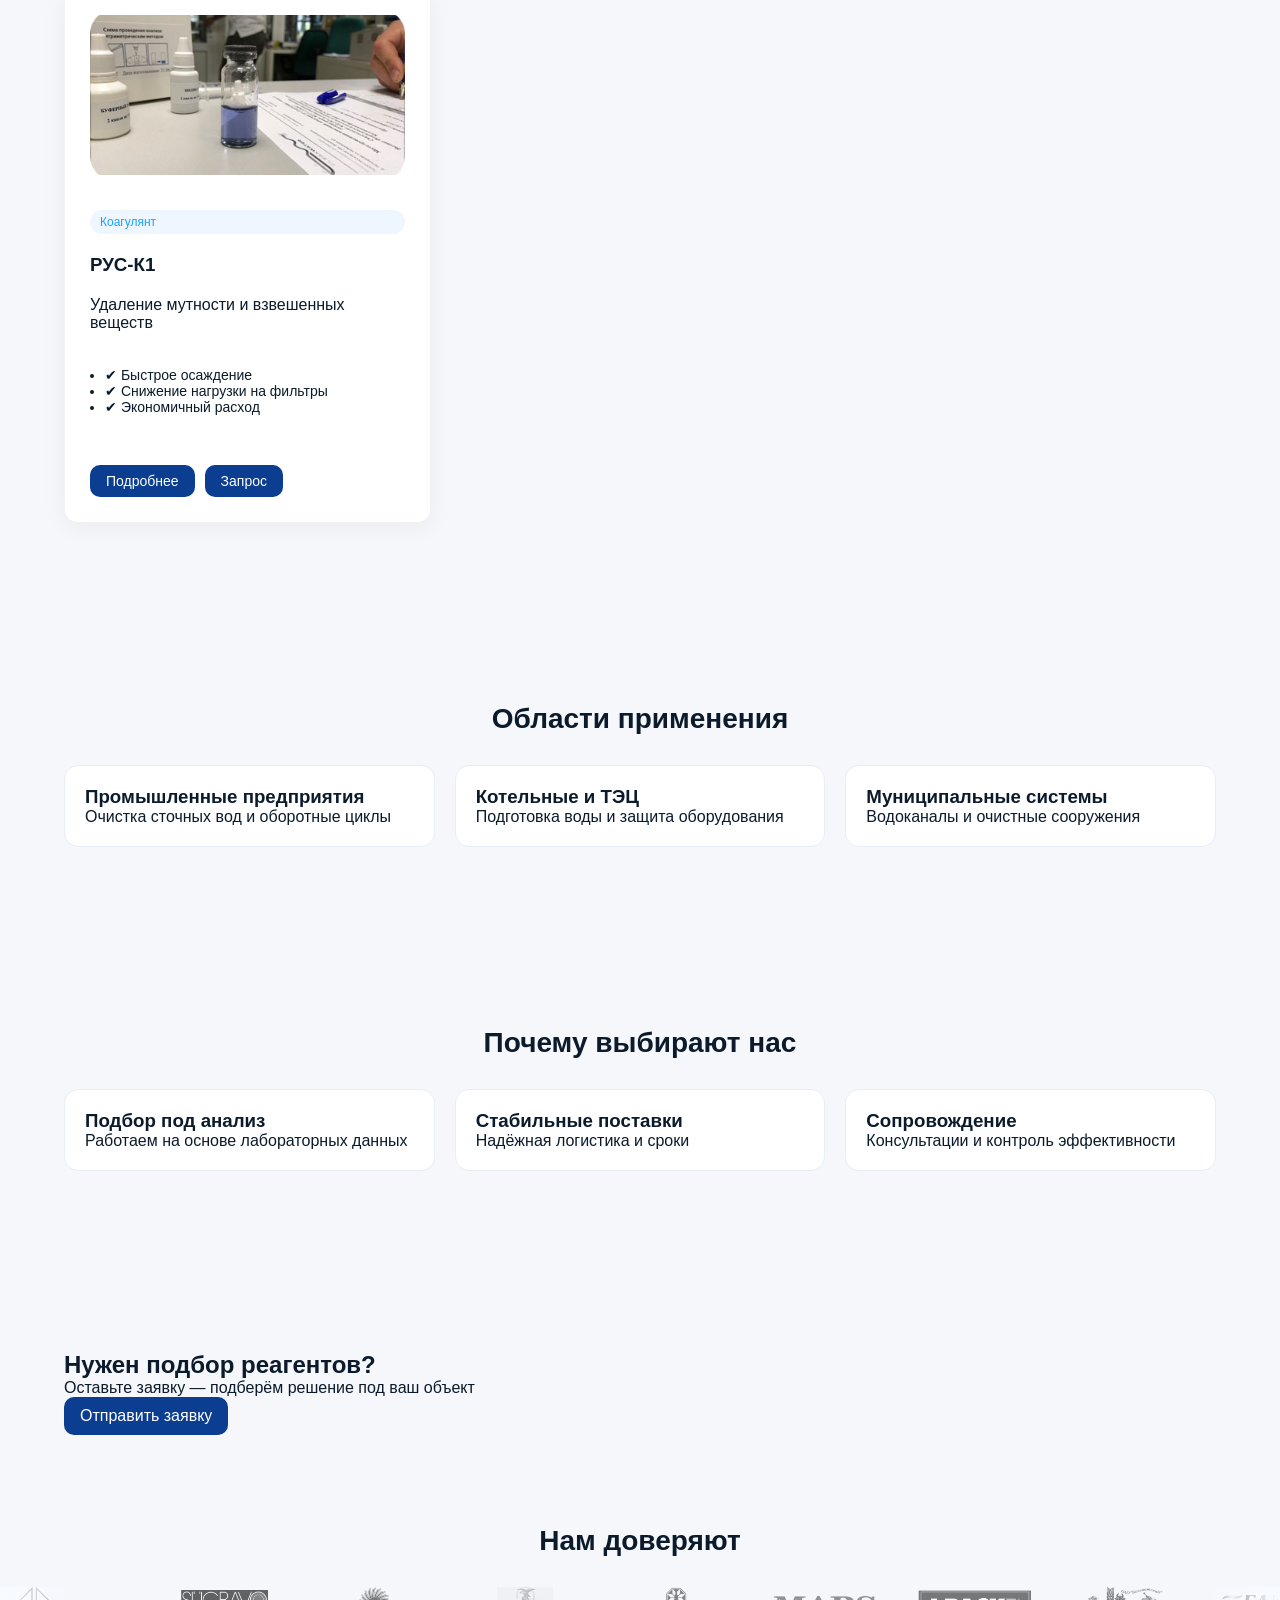
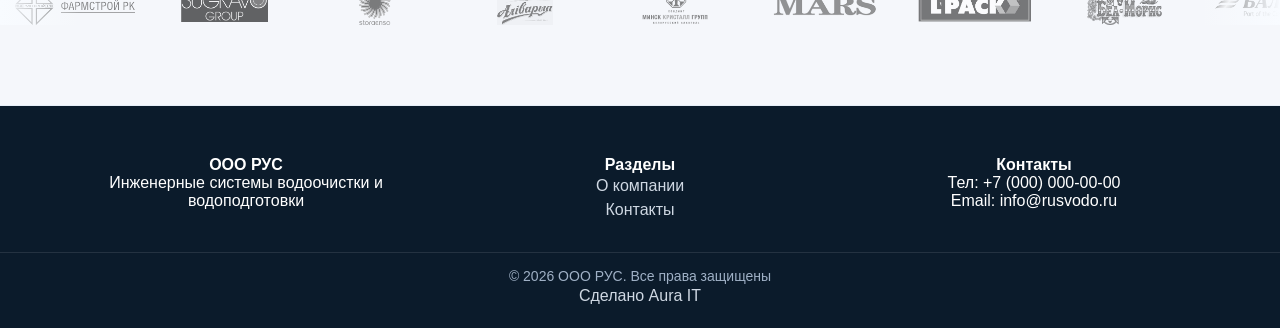
<file: reagents.html>
<!DOCTYPE html>
<html lang="ru">
<head>
    <meta charset="UTF-8">
    <title>Реагенты — РУС</title>
    <meta name="viewport" content="width=device-width, initial-scale=1.0">

    <link rel="stylesheet" href="style.css">
</head>
<body>

    <!-- HEADER -->
    <header class="header">
        <div class="container nav">
            <div class="burger" onclick="toggleMenu()">☰</div>
            <a href="index.html" class="logo-wrap">
                <img src="assets/logo.png" class="logo">
                <span class="logo-text">РУС</span>
            </a>



            <nav id="menu">
                <a href="index.html">Главная</a>
                <a href="about.html">О компании</a>
                <a href="water-purification.html">Водоочистка</a>
                <a href="water-treatment.html">Водоподготовка</a>
                <a href="reagents.html">Реагенты</a>
                <a href="projects.html">Проекты</a>

                <a href="contacts.html">Контакты</a>
            </nav>

            <a href="contact.html" class="btn">Заявка</a>
        </div>
    </header>

    <!-- HERO -->
    <section class="page-hero">
        <h1>Химические реагенты</h1>
        <p>Подбор и поставка реагентов для водоочистки и водоподготовки</p>
    </section>

    <!-- TYPES -->
    <section class="section">

        <div class="container">

            <div class="section-title">
                <h2>Каталог реагентов</h2>
                <p class="muted">Подбор решений для очистки и водоподготовки</p>
            </div>

            <div class="catalog-grid">

                <!-- КАРТОЧКА -->
                <div class="catalog-card">

                    <div class="catalog-image">
                        <img src="img/reagents/koagulant.jpg" alt="РУС-К1">
                    </div>

                    <div class="catalog-type">Коагулянт</div>

                    <h3>РУС-К1</h3>

                    <p class="muted">
                        Удаление мутности и взвешенных веществ
                    </p>

                    <ul class="catalog-features">
                        <li>✔ Быстрое осаждение</li>
                        <li>✔ Снижение нагрузки на фильтры</li>
                        <li>✔ Экономичный расход</li>
                    </ul>

                    <div class="catalog-bottom">
                        <a href="reagent-koagulant.html" class="btn small">Подробнее</a>
                        <a href="contact.html?product=РУС-К1" class="btn outline small">Запрос</a>
                    </div>

                </div>

                <!-- КАРТОЧКА -->
                <div class="catalog-card">

                    <div class="catalog-image">
                        <img src="img/reagents/koagulant.jpg" alt="РУС-К1">
                    </div>

                    <div class="catalog-type">Коагулянт</div>

                    <h3>РУС-К1</h3>

                    <p class="muted">
                        Удаление мутности и взвешенных веществ
                    </p>

                    <ul class="catalog-features">
                        <li>✔ Быстрое осаждение</li>
                        <li>✔ Снижение нагрузки на фильтры</li>
                        <li>✔ Экономичный расход</li>
                    </ul>

                    <div class="catalog-bottom">
                        <a href="reagent-koagulant.html" class="btn small">Подробнее</a>
                        <a href="contact.html?product=РУС-К1" class="btn outline small">Запрос</a>
                    </div>

                </div>

                <!-- КАРТОЧКА -->
                <div class="catalog-card">

                    <div class="catalog-image">
                        <img src="img/reagents/koagulant.jpg" alt="РУС-К1">
                    </div>

                    <div class="catalog-type">Коагулянт</div>

                    <h3>РУС-К1</h3>

                    <p class="muted">
                        Удаление мутности и взвешенных веществ
                    </p>

                    <ul class="catalog-features">
                        <li>✔ Быстрое осаждение</li>
                        <li>✔ Снижение нагрузки на фильтры</li>
                        <li>✔ Экономичный расход</li>
                    </ul>

                    <div class="catalog-bottom">
                        <a href="reagent-koagulant.html" class="btn small">Подробнее</a>
                        <a href="contact.html?product=РУС-К1" class="btn outline small">Запрос</a>
                    </div>

                </div>

                <!-- КАРТОЧКА -->
                <div class="catalog-card">

                    <div class="catalog-image">
                        <img src="img/reagents/koagulant.jpg" alt="РУС-К1">
                    </div>

                    <div class="catalog-type">Коагулянт</div>

                    <h3>РУС-К1</h3>

                    <p class="muted">
                        Удаление мутности и взвешенных веществ
                    </p>

                    <ul class="catalog-features">
                        <li>✔ Быстрое осаждение</li>
                        <li>✔ Снижение нагрузки на фильтры</li>
                        <li>✔ Экономичный расход</li>
                    </ul>

                    <div class="catalog-bottom">
                        <a href="reagent-koagulant.html" class="btn small">Подробнее</a>
                        <a href="contact.html?product=РУС-К1" class="btn outline small">Запрос</a>
                    </div>

                </div>

                <!-- КАРТОЧКА -->
                <div class="catalog-card">

                    <div class="catalog-image">
                        <img src="img/reagents/koagulant.jpg" alt="РУС-К1">
                    </div>

                    <div class="catalog-type">Коагулянт</div>

                    <h3>РУС-К1</h3>

                    <p class="muted">
                        Удаление мутности и взвешенных веществ
                    </p>

                    <ul class="catalog-features">
                        <li>✔ Быстрое осаждение</li>
                        <li>✔ Снижение нагрузки на фильтры</li>
                        <li>✔ Экономичный расход</li>
                    </ul>

                    <div class="catalog-bottom">
                        <a href="reagent-koagulant.html" class="btn small">Подробнее</a>
                        <a href="contact.html?product=РУС-К1" class="btn outline small">Запрос</a>
                    </div>

                </div>

                <!-- КАРТОЧКА -->
                <div class="catalog-card">

                    <div class="catalog-image">
                        <img src="img/reagents/koagulant.jpg" alt="РУС-К1">
                    </div>

                    <div class="catalog-type">Коагулянт</div>

                    <h3>РУС-К1</h3>

                    <p class="muted">
                        Удаление мутности и взвешенных веществ
                    </p>

                    <ul class="catalog-features">
                        <li>✔ Быстрое осаждение</li>
                        <li>✔ Снижение нагрузки на фильтры</li>
                        <li>✔ Экономичный расход</li>
                    </ul>

                    <div class="catalog-bottom">
                        <a href="reagent-koagulant.html" class="btn small">Подробнее</a>
                        <a href="contact.html?product=РУС-К1" class="btn outline small">Запрос</a>
                    </div>

                </div>

                <!-- КАРТОЧКА -->
                <div class="catalog-card">

                    <div class="catalog-image">
                        <img src="img/reagents/koagulant.jpg" alt="РУС-К1">
                    </div>

                    <div class="catalog-type">Коагулянт</div>

                    <h3>РУС-К1</h3>

                    <p class="muted">
                        Удаление мутности и взвешенных веществ
                    </p>

                    <ul class="catalog-features">
                        <li>✔ Быстрое осаждение</li>
                        <li>✔ Снижение нагрузки на фильтры</li>
                        <li>✔ Экономичный расход</li>
                    </ul>

                    <div class="catalog-bottom">
                        <a href="reagent-koagulant.html" class="btn small">Подробнее</a>
                        <a href="contact.html?product=РУС-К1" class="btn outline small">Запрос</a>
                    </div>

                </div>

            </div>

        </div>

    </section>

    <!-- USAGE -->
    <section class="section alt">
        <div class="container">

            <div class="section-title">
                <h2>Области применения</h2>
            </div>

            <div class="grid-3">

                <div class="card">
                    <h3>Промышленные предприятия</h3>
                    <p class="muted">Очистка сточных вод и оборотные циклы</p>
                </div>

                <div class="card">
                    <h3>Котельные и ТЭЦ</h3>
                    <p class="muted">Подготовка воды и защита оборудования</p>
                </div>

                <div class="card">
                    <h3>Муниципальные системы</h3>
                    <p class="muted">Водоканалы и очистные сооружения</p>
                </div>

            </div>

        </div>
    </section>

    <!-- ADVANTAGES -->
    <section class="section">
        <div class="container">

            <div class="section-title">
                <h2>Почему выбирают нас</h2>
            </div>

            <div class="grid-3">

                <div class="card">
                    <h3>Подбор под анализ</h3>
                    <p class="muted">Работаем на основе лабораторных данных</p>
                </div>

                <div class="card">
                    <h3>Стабильные поставки</h3>
                    <p class="muted">Надёжная логистика и сроки</p>
                </div>

                <div class="card">
                    <h3>Сопровождение</h3>
                    <p class="muted">Консультации и контроль эффективности</p>
                </div>

            </div>

        </div>
    </section>

    <!-- CTA -->
    <section class="section cta">
        <div class="container">

            <h2>Нужен подбор реагентов?</h2>
            <p class="muted">Оставьте заявку — подберём решение под ваш объект</p>

            <a href="contact.html" class="btn">Отправить заявку</a>

        </div>
    </section>

    <!-- Доверие -->
    <div class="section-title">
        <h2>Нам доверяют</h2>
    </div>


    <div class="trust-slider">

        <div class="trust-track">

            <!-- 1 круг -->
            <div class="logo-item"><img src="img/clients/client1.png"></div>
            <div class="logo-item"><img src="img/clients/client2.png"></div>
            <div class="logo-item"><img src="img/clients/client3.png"></div>
            <div class="logo-item"><img src="img/clients/client4.png"></div>
            <div class="logo-item"><img src="img/clients/client5.png"></div>
            <div class="logo-item"><img src="img/clients/client6.png"></div>
            <div class="logo-item"><img src="img/clients/client7.png"></div>
            <div class="logo-item"><img src="img/clients/client8.png"></div>
            <div class="logo-item"><img src="img/clients/client9.png"></div>
            <div class="logo-item"><img src="img/clients/client10.png"></div>
            <div class="logo-item"><img src="img/clients/client11.png"></div>
            <div class="logo-item"><img src="img/clients/client12.png"></div>
            <div class="logo-item"><img src="img/clients/client13.png"></div>

            <!-- 1 круг -->
            <div class="logo-item"><img src="img/clients/client1.png"></div>
            <div class="logo-item"><img src="img/clients/client2.png"></div>
            <div class="logo-item"><img src="img/clients/client3.png"></div>
            <div class="logo-item"><img src="img/clients/client4.png"></div>
            <div class="logo-item"><img src="img/clients/client5.png"></div>
            <div class="logo-item"><img src="img/clients/client6.png"></div>
            <div class="logo-item"><img src="img/clients/client7.png"></div>
            <div class="logo-item"><img src="img/clients/client8.png"></div>
            <div class="logo-item"><img src="img/clients/client9.png"></div>
            <div class="logo-item"><img src="img/clients/client10.png"></div>
            <div class="logo-item"><img src="img/clients/client11.png"></div>
            <div class="logo-item"><img src="img/clients/client12.png"></div>
            <div class="logo-item"><img src="img/clients/client13.png"></div>

        </div>

    </div>

    <!-- FOOTER -->
    <footer class="footer">
        <div class="container footer-grid">

            <div>
                <h4>ООО РУС</h4>
                <p>Инженерные системы водоочистки и водоподготовки</p>
            </div>

            <div>
                <h4>Разделы</h4>
                <a href="about.html">О компании</a><br>

                <a href="contact.html">Контакты</a>
            </div>

            <div>
                <h4>Контакты</h4>
                <p>Тел: +7 (000) 000-00-00</p>
                <p>Email: info@rusvodo.ru</p>
            </div>

        </div>

        <div class="footer-bottom">
            © 2026 ООО РУС. Все права защищены

        </div>

        <span>
            <a href="https://nehaevbogdan16-svg.github.io/Aura.IT/">Сделано Aura IT</a>
        </span>
    </footer>
    <script>
    function toggleMenu() {
        document.getElementById('menu').classList.toggle('active');
    }
</script>
<script>
    let slides = document.querySelectorAll('.slide');
    let index = 0;

    setInterval(() => {
        slides[index].classList.remove('active');
        index = (index + 1) % slides.length;
        slides[index].classList.add('active');
    }, 4000);
</script>
</body>
</html>
</file>
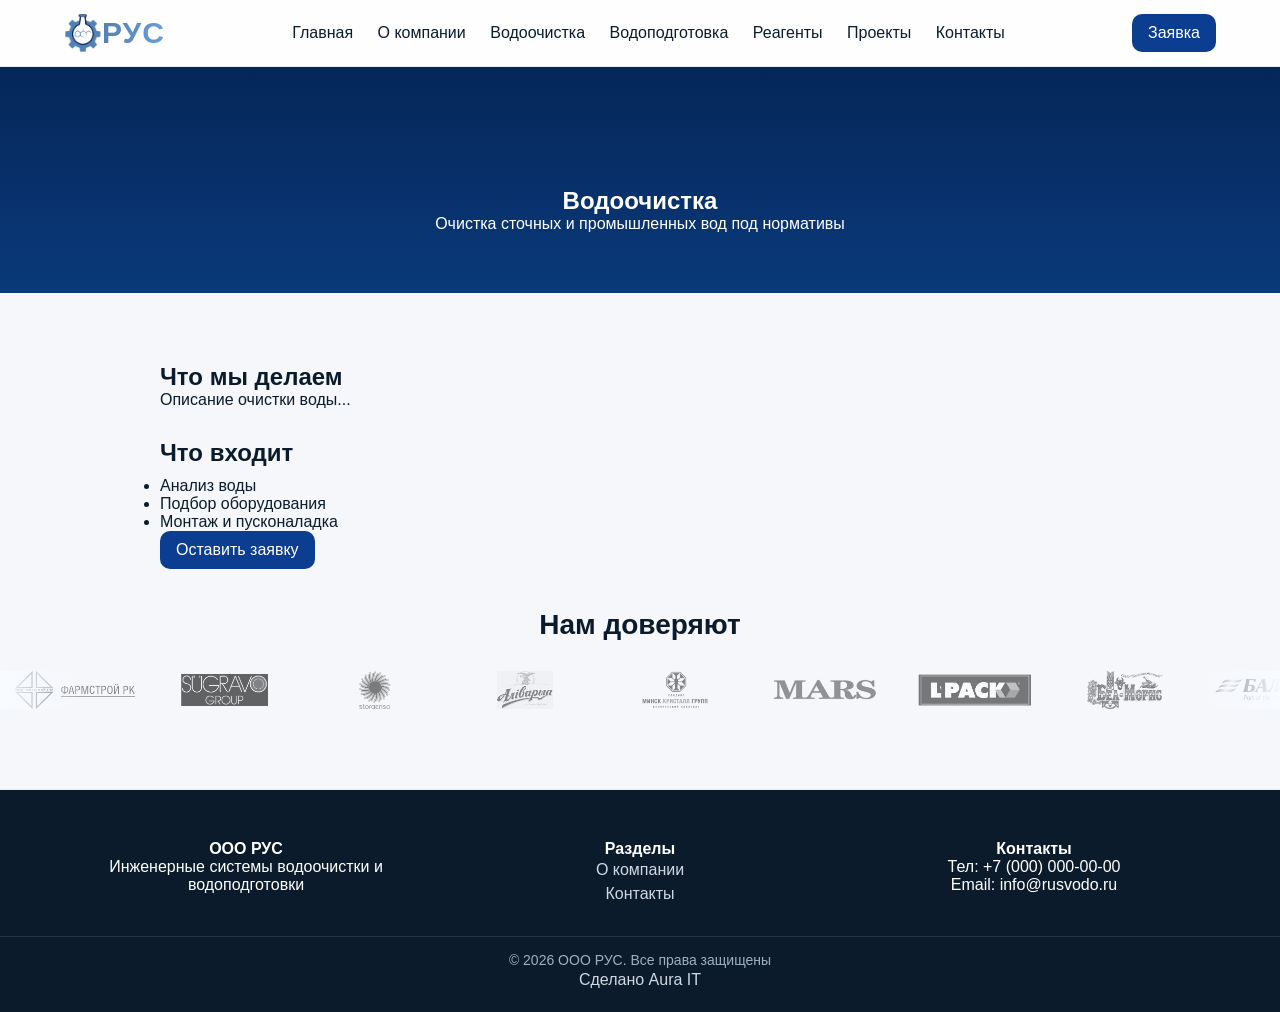
<file: water-purification.html>
<!DOCTYPE html>
<html lang="ru">
<head>
    <meta charset="UTF-8">
    <title>Водоподготовка — РУС</title>
    <meta name="viewport" content="width=device-width, initial-scale=1.0">
    <link rel="stylesheet" href="style.css">
</head>
<body>

    <header class="header">
        <div class="container nav">
            <div class="burger" onclick="toggleMenu()">☰</div>
            <a href="index.html" class="logo-wrap">
                <img src="assets/logo.png" class="logo">
                <span class="logo-text">РУС</span>
            </a>



            <nav id="menu">
                <a href="index.html">Главная</a>
                <a href="about.html">О компании</a>
                <a href="water-purification.html">Водоочистка</a>
                <a href="water-treatment.html">Водоподготовка</a>
                <a href="reagents.html">Реагенты</a>
                <a href="projects.html">Проекты</a>

                <a href="contacts.html">Контакты</a>
            </nav>

            <a href="contact.html" class="btn">Заявка</a>
        </div>
    </header>

    <section class="page-hero">
        <h1>Водоочистка</h1>
        <p>Очистка сточных и промышленных вод под нормативы</p>
    </section>

    <section class="content">
        <h2>Что мы делаем</h2>
        <p>Описание очистки воды...</p>

        <h2>Что входит</h2>
        <ul>
            <li>Анализ воды</li>
            <li>Подбор оборудования</li>
            <li>Монтаж и пусконаладка</li>
        </ul>

        <a href="contacts.html" class="btn">Оставить заявку</a>
    </section>

    <!-- Доверие -->
    <div class="section-title">
        <h2>Нам доверяют</h2>
    </div>


    <div class="trust-slider">

        <div class="trust-track">

            <!-- 1 круг -->
            <div class="logo-item"><img src="img/clients/client1.png"></div>
            <div class="logo-item"><img src="img/clients/client2.png"></div>
            <div class="logo-item"><img src="img/clients/client3.png"></div>
            <div class="logo-item"><img src="img/clients/client4.png"></div>
            <div class="logo-item"><img src="img/clients/client5.png"></div>
            <div class="logo-item"><img src="img/clients/client6.png"></div>
            <div class="logo-item"><img src="img/clients/client7.png"></div>
            <div class="logo-item"><img src="img/clients/client8.png"></div>
            <div class="logo-item"><img src="img/clients/client9.png"></div>
            <div class="logo-item"><img src="img/clients/client10.png"></div>
            <div class="logo-item"><img src="img/clients/client11.png"></div>
            <div class="logo-item"><img src="img/clients/client12.png"></div>
            <div class="logo-item"><img src="img/clients/client13.png"></div>

            <!-- 1 круг -->
            <div class="logo-item"><img src="img/clients/client1.png"></div>
            <div class="logo-item"><img src="img/clients/client2.png"></div>
            <div class="logo-item"><img src="img/clients/client3.png"></div>
            <div class="logo-item"><img src="img/clients/client4.png"></div>
            <div class="logo-item"><img src="img/clients/client5.png"></div>
            <div class="logo-item"><img src="img/clients/client6.png"></div>
            <div class="logo-item"><img src="img/clients/client7.png"></div>
            <div class="logo-item"><img src="img/clients/client8.png"></div>
            <div class="logo-item"><img src="img/clients/client9.png"></div>
            <div class="logo-item"><img src="img/clients/client10.png"></div>
            <div class="logo-item"><img src="img/clients/client11.png"></div>
            <div class="logo-item"><img src="img/clients/client12.png"></div>
            <div class="logo-item"><img src="img/clients/client13.png"></div>

        </div>

    </div>

    <footer class="footer">
        <div class="container footer-grid">

            <div>
                <h4>ООО РУС</h4>
                <p>Инженерные системы водоочистки и водоподготовки</p>
            </div>

            <div>
                <h4>Разделы</h4>
                <a href="about.html">О компании</a><br>

                <a href="contact.html">Контакты</a>
            </div>

            <div>
                <h4>Контакты</h4>
                <p>Тел: +7 (000) 000-00-00</p>
                <p>Email: info@rusvodo.ru</p>
            </div>

        </div>

        <div class="footer-bottom">
            © 2026 ООО РУС. Все права защищены

        </div>

        <span>
            <a href="https://nehaevbogdan16-svg.github.io/Aura.IT/">Сделано Aura IT</a>
        </span>
    </footer>
    <script>
    function toggleMenu() {
        document.getElementById('menu').classList.toggle('active');
    }
</script>
<script>
    let slides = document.querySelectorAll('.slide');
    let index = 0;

    setInterval(() => {
        slides[index].classList.remove('active');
        index = (index + 1) % slides.length;
        slides[index].classList.add('active');
    }, 4000);
</script>
    <script src="script.js"></script>
</body>
</html>
</file>
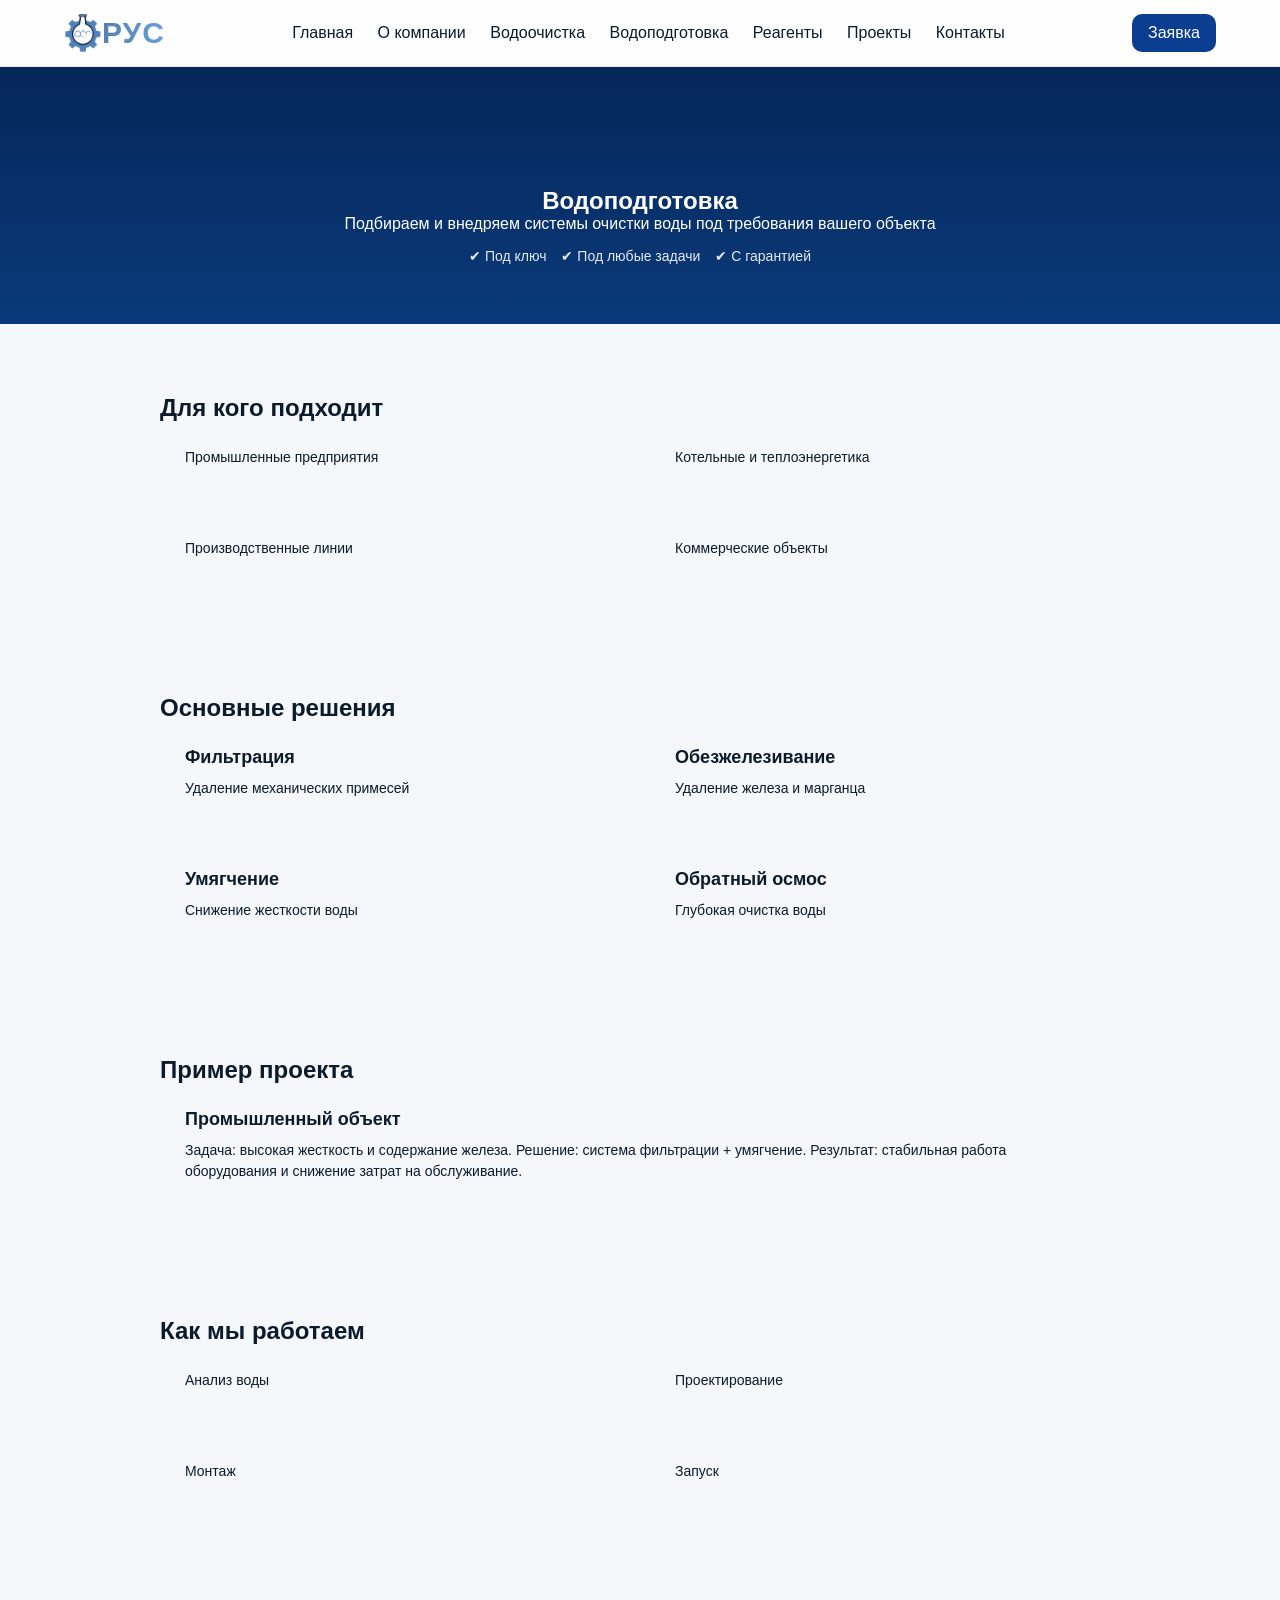
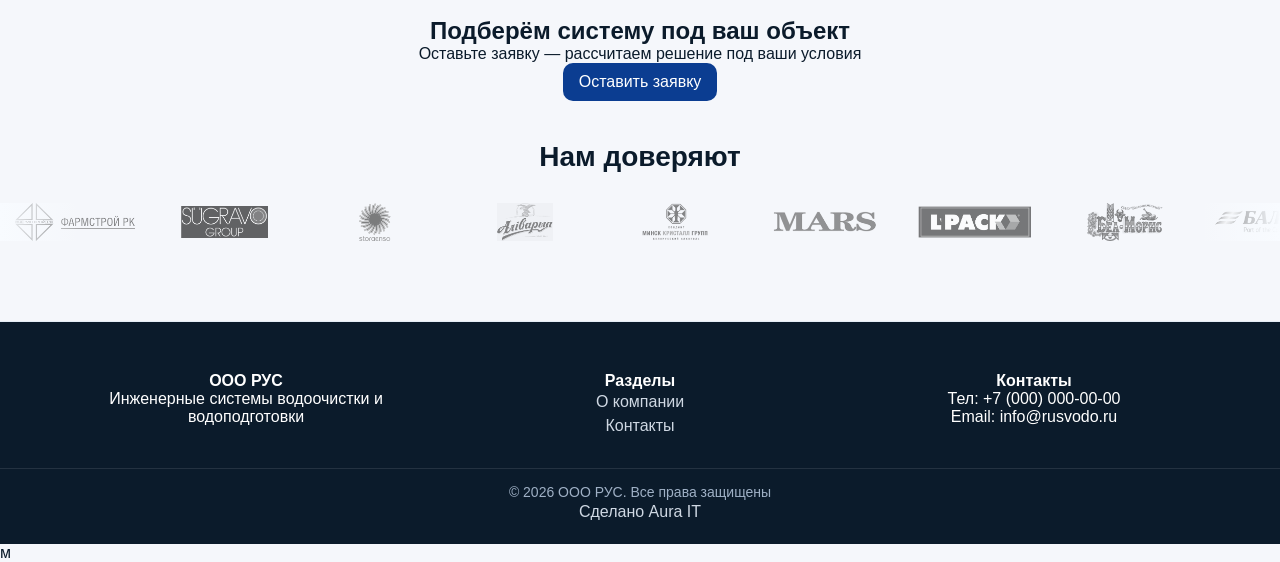
<file: water-treatment.html>
<!DOCTYPE html>
<html lang="ru">
<head>
    <meta charset="UTF-8">
    <title>Водоподготовка — РУС</title>
    <meta name="viewport" content="width=device-width, initial-scale=1.0">
    <link rel="stylesheet" href="style.css">
</head>
<body>

    <header class="header">
        <div class="container nav">
            <div class="burger" onclick="toggleMenu()">☰</div>
            <a href="index.html" class="logo-wrap">
                <img src="assets/logo.png" class="logo">
                <span class="logo-text">РУС</span>
            </a>



            <nav id="menu">
                <a href="index.html">Главная</a>
                <a href="about.html">О компании</a>
                <a href="water-purification.html">Водоочистка</a>
                <a href="water-treatment.html">Водоподготовка</a>
                <a href="reagents.html">Реагенты</a>
                <a href="projects.html">Проекты</a>

                <a href="contacts.html">Контакты</a>
            </nav>

            <a href="contact.html" class="btn">Заявка</a>
        </div>
    </header>

    <!-- HERO -->
    <section class="page-hero">
        <h1>Водоподготовка</h1>
        <p>Подбираем и внедряем системы очистки воды под требования вашего объекта</p>

        <div class="hero-points">
            <span>✔ Под ключ</span>
            <span>✔ Под любые задачи</span>
            <span>✔ С гарантией</span>
        </div>
    </section>

    <!-- ДЛЯ КОГО -->
    <section class="content">
        <h2>Для кого подходит</h2>

        <div class="services-grid">
            <div class="service-card"><p>Промышленные предприятия</p></div>
            <div class="service-card"><p>Котельные и теплоэнергетика</p></div>
            <div class="service-card"><p>Производственные линии</p></div>
            <div class="service-card"><p>Коммерческие объекты</p></div>
        </div>
    </section>

    <!-- РЕШЕНИЯ -->
    <section class="content">
        <h2>Основные решения</h2>

        <div class="services-grid">

            <div class="service-card">
                <h3>Фильтрация</h3>
                <p>Удаление механических примесей</p>
            </div>

            <div class="service-card">
                <h3>Обезжелезивание</h3>
                <p>Удаление железа и марганца</p>
            </div>

            <div class="service-card">
                <h3>Умягчение</h3>
                <p>Снижение жесткости воды</p>
            </div>

            <div class="service-card">
                <h3>Обратный осмос</h3>
                <p>Глубокая очистка воды</p>
            </div>

        </div>
    </section>

    <!-- КЕЙС -->
    <section class="content">
        <h2>Пример проекта</h2>

        <div class="service-card">
            <h3>Промышленный объект</h3>
            <p>
                Задача: высокая жесткость и содержание железа.
                Решение: система фильтрации + умягчение.
                Результат: стабильная работа оборудования и снижение затрат на обслуживание.
            </p>
        </div>
    </section>

    <!-- ПРОЦЕСС -->
    <section class="content">
        <h2>Как мы работаем</h2>

        <div class="services-grid">
            <div class="service-card"><p>Анализ воды</p></div>
            <div class="service-card"><p>Проектирование</p></div>
            <div class="service-card"><p>Монтаж</p></div>
            <div class="service-card"><p>Запуск</p></div>
        </div>
    </section>

    <!-- CTA -->
    <section class="content" style="text-align:center;">
        <h2>Подберём систему под ваш объект</h2>
        <p>Оставьте заявку — рассчитаем решение под ваши условия</p>
        <a href="contacts.html" class="btn">Оставить заявку</a>
    </section>

    <!-- Доверие -->
    <div class="section-title">
        <h2>Нам доверяют</h2>
    </div>


    <div class="trust-slider">

        <div class="trust-track">

            <!-- 1 круг -->
            <div class="logo-item"><img src="img/clients/client1.png"></div>
            <div class="logo-item"><img src="img/clients/client2.png"></div>
            <div class="logo-item"><img src="img/clients/client3.png"></div>
            <div class="logo-item"><img src="img/clients/client4.png"></div>
            <div class="logo-item"><img src="img/clients/client5.png"></div>
            <div class="logo-item"><img src="img/clients/client6.png"></div>
            <div class="logo-item"><img src="img/clients/client7.png"></div>
            <div class="logo-item"><img src="img/clients/client8.png"></div>
            <div class="logo-item"><img src="img/clients/client9.png"></div>
            <div class="logo-item"><img src="img/clients/client10.png"></div>
            <div class="logo-item"><img src="img/clients/client11.png"></div>
            <div class="logo-item"><img src="img/clients/client12.png"></div>
            <div class="logo-item"><img src="img/clients/client13.png"></div>

            <!-- 1 круг -->
            <div class="logo-item"><img src="img/clients/client1.png"></div>
            <div class="logo-item"><img src="img/clients/client2.png"></div>
            <div class="logo-item"><img src="img/clients/client3.png"></div>
            <div class="logo-item"><img src="img/clients/client4.png"></div>
            <div class="logo-item"><img src="img/clients/client5.png"></div>
            <div class="logo-item"><img src="img/clients/client6.png"></div>
            <div class="logo-item"><img src="img/clients/client7.png"></div>
            <div class="logo-item"><img src="img/clients/client8.png"></div>
            <div class="logo-item"><img src="img/clients/client9.png"></div>
            <div class="logo-item"><img src="img/clients/client10.png"></div>
            <div class="logo-item"><img src="img/clients/client11.png"></div>
            <div class="logo-item"><img src="img/clients/client12.png"></div>
            <div class="logo-item"><img src="img/clients/client13.png"></div>

        </div>

    </div>

    <footer class="footer">
        <div class="container footer-grid">

            <div>
                <h4>ООО РУС</h4>
                <p>Инженерные системы водоочистки и водоподготовки</p>
            </div>

            <div>
                <h4>Разделы</h4>
                <a href="about.html">О компании</a><br>

                <a href="contact.html">Контакты</a>
            </div>

            <div>
                <h4>Контакты</h4>
                <p>Тел: +7 (000) 000-00-00</p>
                <p>Email: info@rusvodo.ru</p>
            </div>

        </div>

        <div class="footer-bottom">
            © 2026 ООО РУС. Все права защищены

        </div>

        <span>
            <a href="https://nehaevbogdan16-svg.github.io/Aura.IT/">Сделано Aura IT</a>
        </span>
    </footer>
    <script>
    function toggleMenu() {
        document.getElementById('menu').classList.toggle('active');
    }
</script>
<script>
    let slides = document.querySelectorAll('.slide');
    let index = 0;

    setInterval(() => {
        slides[index].classList.remove('active');
        index = (index + 1) % slides.length;
        slides[index].classList.add('active');
    }, 4000);
</script>м
    <script src="script.js"></script>
</body>
</html>
</file>
<file: style.css>
﻿body {
  margin: 0;
  font-family: Inter, sans-serif;
  background: #f6f8fb;
  color: #0b1b2b;
}

.container {
  width: 90%;
  max-width: 1200px;
  margin: auto;
}

/* HEADER */
.header {
  background: white;
  border-bottom: 1px solid #e6eef7;
  position: sticky;
  top: 0;
  z-index: 1000;
}

.nav {
  display: flex;
  justify-content: space-between;
  align-items: center;
  padding: 15px 0;
}

.logo {
  height: 50px;
}

nav a {
  margin: 0 10px;
  text-decoration: none;
  color: #0b1b2b;
  font-weight: 500;
}

.btn {
    background: #0b3d91;
    color: white;
    padding: 10px 16px;
    border-radius: 10px;
    text-decoration: none;
    transition: 0.2s;
    display: inline-block;
    box-shadow: none; /* убрали свечение */
}

    .btn:hover {
        transform: translateY(-1px);
        background: #0a357f;
        box-shadow: none; /* убрали hover glow */
    }
/* SECTIONS */
.section {
  padding: 70px 0;
}

.dark {
  background: #0b1b2b;
  color: white;
}

/* GRID */
.grid-3 {
  display: grid;
  grid-template-columns: repeat(3, 1fr);
  gap: 20px;
}

.card {
  background: white;
  padding: 20px;
  border-radius: 12px;
  border: 1px solid #e6eef7;
}

/* SPLIT */
.split {
  display: grid;
  grid-template-columns: 1fr 1fr;
  gap: 40px;
  align-items: center;
}

.split img {
  width: 100%;
  border-radius: 12px;
}

/* HERO */
.hero {
  padding: 80px 0;
}

.hero h1 {
  font-size: 42px;
}
:root {
    --bg: #f5f7fb;
    --text: #0b1b2b;
    --blue: #0b3d91;
    --line: #e6eef7;
    --dark: #0b1b2b;
}

* {
    margin: 0;
    padding: 0;
    box-sizing: border-box;
    font-family: Inter, sans-serif;
}

body {
    background: var(--bg);
    color: var(--text);
}

/* CONTAINER */
.container {
    width: 90%;
    max-width: 1200px;
    margin: auto;
}

/* HEADER (единый) */
.header {
    position: sticky;
    top: 0;
    background: rgba(255,255,255,0.85);
    backdrop-filter: blur(10px);
    border-bottom: 1px solid var(--line);
    z-index: 1000;
}

.nav {
    display: flex;
    justify-content: space-between;
    align-items: center;
    padding: 14px 0;
}

.logo {
    height: 38px;
}

nav a {
    margin: 0 10px;
    text-decoration: none;
    color: var(--text);
    font-weight: 500;
}

/* BUTTON */
.btn {
    background: var(--blue);
    color: white;
    padding: 10px 16px;
    border-radius: 10px;
    text-decoration: none;
    transition: 0.3s;
}

    .btn:hover {
        transform: translateY(-2px);
        box-shadow: 0 10px 25px rgba(11,61,145,0.2);
    }

/* HERO (v4 уровень) */
.hero {
    padding: 90px 0;
    position: relative;
    overflow: hidden;
}

    .hero::before {
        content: "";
        position: absolute;
        width: 600px;
        height: 600px;
        background: radial-gradient(circle, rgba(11,61,145,0.2), transparent 60%);
        top: -200px;
        right: -200px;
        filter: blur(40px);
    }

.hero-grid {
    display: grid;
    grid-template-columns: 1.2fr 1fr;
    gap: 50px;
    align-items: center;
}

.hero h1 {
    font-size: 46px;
    line-height: 1.1;
}

.hero p {
    margin: 15px 0;
    color: #445;
}

/* TAG */
.tag {
    display: inline-block;
    background: #e8f0ff;
    color: var(--blue);
    padding: 6px 10px;
    font-size: 12px;
    border-radius: 6px;
    margin-bottom: 10px;
}

/* SECTIONS */
.section {
    padding: 90px 0;
}

/* GRID */
.grid-3 {
    display: grid;
    grid-template-columns: repeat(3, 1fr);
    gap: 20px;
}

/* CARD */
.card {
    background: white;
    border: 1px solid var(--line);
    border-radius: 14px;
    padding: 20px;
    transition: 0.3s;
}

    .card:hover {
        transform: translateY(-6px);
        box-shadow: 0 20px 40px rgba(0,0,0,0.08);
    }

/* DARK SECTION */
.dark {
    background: var(--dark);
    color: white;
}

/* SPLIT */
.split {
    display: grid;
    grid-template-columns: 1fr 1fr;
    gap: 40px;
    align-items: center;
}

    .split img {
        width: 100%;
        border-radius: 14px;
    }

/* FOOTER */
.footer {
    text-align: center;
    padding: 20px;
    border-top: 1px solid var(--line);
}
.footer {
    background: #0b1b2b;
    color: white;
    padding: 50px 0 20px;
    margin-top: 80px;
}

.footer-grid {
    display: grid;
    grid-template-columns: repeat(3, 1fr);
    gap: 30px;
}

.footer a {
    color: #cfd8e3;
    text-decoration: none;
    display: inline-block;
    margin: 3px 0;
}

    .footer a:hover {
        color: white;
    }

.footer-bottom {
    text-align: center;
    margin-top: 30px;
    padding-top: 15px;
    border-top: 1px solid rgba(255,255,255,0.1);
    font-size: 14px;
    color: #9fb0c5;
}
.form-box {
    background: white;
    border: 1px solid var(--line);
    border-radius: 16px;
    padding: 40px;
    max-width: 900px;
    margin: auto;
}

.form-head {
    margin-bottom: 30px;
}

    .form-head h2 {
        font-size: 28px;
        margin-bottom: 10px;
    }

    .form-head p {
        color: #556;
    }

/* GRID */
.form-grid {
    display: grid;
    grid-template-columns: 1fr 1fr;
    gap: 20px;
}

.input-group {
    display: flex;
    flex-direction: column;
}

    .input-group label {
        font-size: 13px;
        margin-bottom: 6px;
        color: #445;
    }

/* INPUTS */
input, textarea, select {
    padding: 12px;
    border-radius: 10px;
    border: 1px solid var(--line);
    font-size: 14px;
    transition: 0.2s;
}

    input:focus, textarea:focus, select:focus {
        border-color: var(--blue);
        outline: none;
    }

/* FULL WIDTH */
.full {
    grid-column: span 2;
}

textarea {
    min-height: 120px;
    resize: vertical;
}

/* BOTTOM */
.form-bottom {
    grid-column: span 2;
    display: flex;
    justify-content: space-between;
    align-items: center;
    margin-top: 10px;
}

    .form-bottom span {
        font-size: 13px;
        color: #667;
    }
.logo-wrap {
    display: flex;
    align-items: center;
    gap: -10px;
    text-decoration: none;
}

.logo-text {
    font-weight: 700;
    font-size: 30px;
    background: linear-gradient(90deg,#5381B1, #679FDA);
    -webkit-background-clip: text;
    -webkit-text-fill-color: transparent;
    letter-spacing: 1px;
}
/* BURGER */
.burger {
    display: none;
    font-size: 26px;
    cursor: pointer;
}

/* MOBILE */
@media (max-width: 768px) {

    .burger {
        display: block;
    }

    nav {
        position: absolute;
        top: 70px;
        right: 0;
        background: white;
        width: 100%;
        display: none;
        flex-direction: column;
        padding: 20px;
        border-top: 1px solid var(--line);
    }

        nav a {
            margin: 10px 0;
        }

        nav.active {
            display: flex;
        }

    /* GRID */
    .hero-grid {
        grid-template-columns: 1fr;
    }

    .grid-3 {
        grid-template-columns: 1fr;
    }

    .split {
        grid-template-columns: 1fr;
    }

    /* TEXT */
    .hero h1 {
        font-size: 30px;
    }

    .section {
        padding: 60px 0;
    }

    /* FORM */
    .form-grid {
        grid-template-columns: 1fr;
    }

    .full {
        grid-column: span 1;
    }

    .form-bottom {
        flex-direction: column;
        align-items: flex-start;
        gap: 10px;
    }
}
@media (max-width: 768px) {

    .form-grid {
        display: block; /* ключевое */
    }

        .form-grid > * {
            width: 100%;
            margin-bottom: 15px;
        }

    .full {
        grid-column: unset !important;
    }
}
/* ===== UX ПРОКАЧКА ФОРМЫ ===== */

/* плавность */
input, textarea, select {
    transition: all 0.2s ease;
}

/* обычное состояние */
input, textarea, select {
    border: 1px solid var(--line);
    border-radius: 8px;
    padding: 12px 14px;
    background: #fff;
}

    /* фокус (клик) */
    input:focus, textarea:focus, select:focus {
        border-color: #1EA1FB;
        box-shadow: 0 0 0 3px rgba(30, 161, 251, 0.15);
        outline: none;
    }

    /* hover (наведение) */
    input:hover, textarea:hover, select:hover {
        border-color: #525DFB;
    }

/* textarea чуть приятнее */
textarea {
    resize: vertical;
    min-height: 120px;
}

/* кнопка */
.btn {
    transition: all 0.2s ease;
}

    /* hover кнопки */
    .btn:hover {
        transform: translateY(-1px);
    }

    /* нажатие */
    .btn:active {
        transform: translateY(0);
        opacity: 0.9;
    }

    /* disabled (на будущее) */
    .btn:disabled {
        opacity: 0.6;
        cursor: not-allowed;
    }
.map iframe {
    border-radius: 14px;
    filter: grayscale(20%) contrast(1.05) brightness(0.95);
}
/* HERO PRO */

.badge {
    display: inline-block;
    padding: 6px 12px;
    background: rgba(30,161,251,0.1);
    color: #1EA1FB;
    border-radius: 20px;
    font-size: 14px;
    margin-bottom: 15px;
}

.hero-actions {
    margin-top: 25px;
    display: flex;
    gap: 15px;
    flex-wrap: wrap;
}

.hero-features {
    margin-top: 25px;
    display: flex;
    gap: 20px;
    flex-wrap: wrap;
    color: #6b7280;
    font-size: 14px;
}

    .hero-features span::before {
        content: "✔ ";
        color: #1EA1FB;
    }

.hero-card {
    padding: 25px;
    border-radius: 14px;
    border: 1px solid var(--line);
    background: #fff;
}

    .hero-card ul {
        margin: 15px 0;
        padding-left: 18px;
    }

    .hero-card li {
        margin-bottom: 8px;
    }

/* MOBILE */
@media (max-width: 768px) {

    .hero-card {
        margin-top: 20px;
    }
}
.hero-image img {
    width: 100%;
    border-radius: 16px;
    object-fit: cover;
    height: 100%;
}

.hero-image {
    height: 100%;
    min-height: 320px;
}
@media (max-width: 768px) {
    .hero-image {
        margin-top: 20px;
        min-height: 220px;
    }
}
.hero-slider {
    position: relative;
    width: 100%;
    height: 100%;
    min-height: 320px;
    overflow: hidden;
    border-radius: 16px;
}

.slide {
    position: absolute;
    width: 100%;
    height: 100%;
    object-fit: cover;
    opacity: 0;
    transition: opacity 0.6s ease;
}

    .slide.active {
        opacity: 1;
    }
@media (max-width: 768px) {
    .hero-slider {
        margin-top: 20px;
        min-height: 220px;
    }
}
/* услуги */
.service-card {
    transition: all 0.25s ease;
    cursor: pointer;
}

    .service-card:hover {
        transform: translateY(-5px);
        box-shadow: 0 10px 30px rgba(0,0,0,0.08);
    }

.icon {
    font-size: 28px;
    margin-bottom: 10px;
}
.service-more {
    display: none;
    margin-top: 10px;
    font-size: 14px;
    color: #6b7280;
}

.service-card.active .service-more {
    display: block;
}
.service-card {
    transition: all 0.25s ease;
    cursor: pointer;
}

    .service-card:hover {
        transform: translateY(-6px);
        box-shadow: 0 12px 35px rgba(0,0,0,0.08);
    }
.project-img {
    width: 100%;
    height: 180px;
    object-fit: cover;
    border-radius: 12px;
    margin-bottom: 12px;
}
.project-slider {
    position: relative;
    height: 180px;
    overflow: hidden;
    border-radius: 12px;
    margin-bottom: 12px;
}

    .project-slider .slide {
        position: absolute;
        width: 100%;
        height: 100%;
        object-fit: cover;
        opacity: 0;
        transition: opacity 0.5s ease;
        cursor: pointer;
    }

        .project-slider .slide.active {
            opacity: 1;
        }
.lightbox {
    position: fixed;
    top: 0;
    left: 0;
    width: 100%;
    height: 100%;
    background: rgba(0,0,0,0.85);
    display: none;
    justify-content: center;
    align-items: center;
    z-index: 999;
}

    .lightbox img {
        max-width: 90%;
        max-height: 90%;
        border-radius: 12px;
    }
.lightbox {
    position: fixed;
    inset: 0;
    background: rgba(0,0,0,0.75);
    backdrop-filter: blur(6px);
    display: none;
    justify-content: center;
    align-items: center;
    z-index: 9999;
    animation: fadeIn 0.2s ease;
}

@keyframes fadeIn {
    from {
        opacity: 0;
    }

    to {
        opacity: 1;
    }
}

.lightbox img {
    max-width: 90%;
    max-height: 85%;
    border-radius: 14px;
    transform: scale(0.9);
    animation: zoomIn 0.25s ease forwards;
}

@keyframes zoomIn {
    to {
        transform: scale(1);
    }
}

/* close */
.lightbox-close {
    position: absolute;
    top: 20px;
    right: 25px;
    font-size: 40px;
    color: white;
    cursor: pointer;
    opacity: 0.7;
    transition: 0.2s;
}

    .lightbox-close:hover {
        opacity: 1;
    }

/* arrows */
.lightbox-nav {
    position: absolute;
    top: 50%;
    transform: translateY(-50%);
    font-size: 48px;
    color: white;
    cursor: pointer;
    user-select: none;
    opacity: 0.6;
    transition: 0.2s;
}

    .lightbox-nav:hover {
        opacity: 1;
    }

    .lightbox-nav.left {
        left: 25px;
    }

    .lightbox-nav.right {
        right: 25px;
    }

/* mobile */
@media (max-width: 768px) {
    .lightbox-nav {
        font-size: 36px;
    }
}
.lightbox-counter {
    position: absolute;
    bottom: 20px;
    left: 50%;
    transform: translateX(-50%);
    color: white;
    font-size: 14px;
    opacity: 0.8;
    background: rgba(0,0,0,0.3);
    padding: 6px 12px;
    border-radius: 20px;
}
.header-inner {
    display: flex;
    align-items: center;
    gap: 8px; /* меньше расстояние */
}

/* бургер */
.burger {
    display: none;
    font-size: 26px;
    cursor: pointer;
}

/* мобильная версия */
@media (max-width: 768px) {

    .burger {
        display: block;
    }

    nav {
        position: absolute;
        top: 70px;
        left: 0; /* теперь открывается слева */
        background: white;
        width: 100%;
        display: none;
        flex-direction: column;
        padding: 20px;
    }

        nav.active {
            display: flex;
        }
}
.page-hero {
    padding: 120px 20px 60px;
    background: linear-gradient(to bottom, #052659, #0a3a7a);
    color: white;
    text-align: center;
}

.content {
    padding: 40px 20px;
    max-width: 1000px;
    margin: auto;
}

    .content h2 {
        margin-top: 30px;
    }

    .content ul {
        margin-top: 10px;
    }
.services-grid {
    display: grid;
    grid-template-columns: repeat(2, 1fr);
    gap: 20px;
}

@media (max-width: 768px) {
    .services-grid {
        grid-template-columns: 1fr;
    }
}
.hero-points {
    margin-top: 15px;
    display: flex;
    gap: 15px;
    justify-content: center;
    flex-wrap: wrap;
    font-size: 14px;
    opacity: 0.9;
}
.form-group input[type="file"] {
    border: 1px solid #ccc;
    padding: 10px;
    background: white;
    border-radius: 6px;
    cursor: pointer;
}
.trust-card {
    text-align: center;
    transition: 0.3s;
    padding: 30px 20px;
}

    .trust-card:hover {
        transform: translateY(-8px);
        box-shadow: 0 20px 40px rgba(0,0,0,0.12);
    }

.trust-number {
    font-size: 42px;
    font-weight: 700;
    background: linear-gradient(135deg, #1EA1FB, #525DFB);
    -webkit-background-clip: text;
    -webkit-text-fill-color: transparent;
    margin-bottom: 10px;
}

.trust-title {
    font-size: 16px;
    font-weight: 600;
    margin-bottom: 8px;
}
.section-title {
    text-align: center;
    margin-bottom: 30px;
}

    .section-title h2 {
        font-size: 28px;
        margin-bottom: 8px;
    }

.service-card {
    transition: 0.3s;
    padding: 25px;
}

    .service-card:hover {
        transform: translateY(-6px);
        box-shadow: 0 18px 40px rgba(0,0,0,0.12);
    }

    .service-card h3 {
        margin-bottom: 10px;
        font-size: 18px;
    }

    .service-card p {
        font-size: 14px;
        line-height: 1.5;
    }
.process {
    position: relative;
    display: flex;
    flex-direction: column;
    gap: 25px;
    padding-left: 20px;
}

    .process::before {
        content: "";
        position: absolute;
        left: 18px;
        top: 0;
        bottom: 0;
        width: 2px;
        background: linear-gradient(#1EA1FB, #525DFB);
        opacity: 0.3;
    }

.process-step {
    display: flex;
    align-items: flex-start;
    gap: 15px;
    position: relative;
}

.dot {
    width: 36px;
    height: 36px;
    border-radius: 50%;
    background: linear-gradient(135deg, #1EA1FB, #525DFB);
    color: white;
    display: flex;
    align-items: center;
    justify-content: center;
    font-weight: 600;
    flex-shrink: 0;
    box-shadow: 0 8px 20px rgba(82,93,251,0.25);
}

.process-step p {
    margin: 0;
    font-size: 15px;
    color: #333;
}
@media (max-width: 768px) {
    .process {
        padding-left: 0;
    }

        .process::before {
            display: none;
        }

    .process-step {
        background: #fff;
        padding: 15px;
        border-radius: 10px;
        box-shadow: 0 5px 15px rgba(0,0,0,0.05);
    }
}
.timeline {
    position: relative;
    margin-top: 40px;
}

    .timeline::before {
        content: "";
        position: absolute;
        left: 20px;
        top: 0;
        bottom: 0;
        width: 2px;
        background: linear-gradient(#1EA1FB, #525DFB);
        opacity: 0.4;
    }

.timeline-item {
    display: flex;
    gap: 20px;
    margin-bottom: 25px;
    position: relative;
}

.circle {
    width: 40px;
    height: 40px;
    border-radius: 50%;
    background: linear-gradient(135deg, #1EA1FB, #525DFB);
    color: white;
    display: flex;
    align-items: center;
    justify-content: center;
    font-weight: 600;
    flex-shrink: 0;
    box-shadow: 0 10px 25px rgba(82,93,251,0.25);
}

.timeline-item .content {
    background: #fff;
    padding: 18px 20px;
    border-radius: 12px;
    width: 100%;
    transition: 0.3s;
    box-shadow: 0 5px 20px rgba(0,0,0,0.05);
}

.timeline-item:hover .content {
    transform: translateY(-4px);
    box-shadow: 0 15px 35px rgba(0,0,0,0.12);
}

.timeline-item h3 {
    margin-bottom: 5px;
    font-size: 16px;
}

.timeline-item p {
    font-size: 14px;
    color: #666;
}
@media (max-width: 768px) {
    .timeline::before {
        left: 18px;
    }

    .timeline-item {
        gap: 12px;
    }

        .timeline-item .content {
            padding: 14px;
        }
}
.catalog {
    display: flex;
    flex-direction: column;
    gap: 25px;
}

.catalog-card {
    display: flex;
    gap: 20px;
    background: #fff;
    border-radius: 12px;
    overflow: hidden;
    box-shadow: 0 5px 25px rgba(0,0,0,0.05);
    transition: 0.3s;
}

    .catalog-card:hover {
        transform: translateY(-5px);
        box-shadow: 0 15px 40px rgba(0,0,0,0.1);
    }

    .catalog-card img {
        width: 220px;
        object-fit: cover;
    }

.catalog-content {
    padding: 20px;
    display: flex;
    flex-direction: column;
    gap: 10px;
}

    .catalog-content ul {
        padding-left: 18px;
        margin: 10px 0;
        font-size: 14px;
        color: #555;
    }

.btn.small {
    padding: 8px 16px;
    font-size: 14px;
    width: fit-content;
}
@media (max-width: 768px) {
    .catalog-card {
        flex-direction: column;
    }

        .catalog-card img {
            width: 100%;
            height: 180px;
        }
}
.product {
    display: flex;
    gap: 40px;
    align-items: center;
}

.product-image img {
    width: 350px;
    border-radius: 12px;
}

.product-info ul {
    padding-left: 18px;
}

.specs {
    display: grid;
    grid-template-columns: repeat(2, 1fr);
    gap: 15px;
    font-size: 15px;
}
@media (max-width: 768px) {
    .product {
        flex-direction: column;
    }

    .product-image img {
        width: 100%;
    }

    .specs {
        grid-template-columns: 1fr;
    }
}
.spec-table {
    width: 100%;
    border-collapse: collapse;
}

    .spec-table td {
        padding: 12px;
        border-bottom: 1px solid #eee;
    }

        .spec-table td:first-child {
            color: #777;
        }
.usage-grid {
    display: grid;
    grid-template-columns: repeat(4, 1fr);
    gap: 20px;
    margin-top: 30px;
}

.usage-card {
    padding: 25px;
    border-radius: 12px;
    background: #fff;
    border: 1px solid rgba(0,0,0,0.05);
    transition: 0.3s;
    text-align: center;
}

    .usage-card:hover {
        transform: translateY(-8px);
        box-shadow: 0 10px 25px rgba(0,0,0,0.08);
    }

    .usage-card .icon {
        font-size: 28px;
        margin-bottom: 10px;
    }

    .usage-card h3 {
        margin-bottom: 10px;
        font-size: 16px;
    }
.catalog-grid {
    display: grid;
    grid-template-columns: repeat(3, 1fr);
    gap: 25px;
    margin-top: 30px;
}

.catalog-card {
    background: #fff;
    border-radius: 14px;
    padding: 25px;
    border: 1px solid rgba(0,0,0,0.05);
    display: flex;
    flex-direction: column;
    justify-content: space-between;
    transition: 0.3s;
}

    .catalog-card:hover {
        transform: translateY(-8px);
        box-shadow: 0 15px 35px rgba(0,0,0,0.08);
    }

.catalog-top {
    display: flex;
    justify-content: space-between;
    align-items: center;
}

.catalog-icon {
    font-size: 26px;
}

.catalog-type {
    font-size: 12px;
    color: #1EA1FB;
    background: #eef6ff;
    padding: 5px 10px;
    border-radius: 20px;
}

.catalog-features {
    margin: 15px 0;
    padding-left: 15px;
    font-size: 14px;
}

.catalog-bottom {
    display: flex;
    gap: 10px;
    margin-top: 15px;
}
@media (max-width: 768px) {
    .catalog-grid {
        grid-template-columns: 1fr;
    }
}
.catalog-image {
    width: 100%;
    height: 160px;
    border-radius: 10px;
    overflow: hidden;
    margin-bottom: 15px;
}

    .catalog-image img {
        width: 100%;
        height: 100%;
        object-fit: cover;
        transition: 0.3s;
    }

.catalog-card:hover .catalog-image img {
    transform: scale(1.05);
}
.trust {
    background: #f8fbff;
}

.trust-logos {
    display: grid;
    grid-template-columns: repeat(6, 1fr);
    gap: 30px;
    align-items: center;
    margin-top: 30px;
}

.logo-item {
    display: flex;
    justify-content: center;
    align-items: center;
    opacity: 0.6;
    transition: 0.3s;
}

    .logo-item img {
        max-width: 120px;
        max-height: 50px;
        filter: grayscale(100%);
    }

    .logo-item:hover {
        opacity: 1;
    }

        .logo-item:hover img {
            filter: grayscale(0%);
        }
@media (max-width: 768px) {
    .trust-logos {
        grid-template-columns: repeat(2, 1fr);
        gap: 20px;
    }
}
.trust-slider {
    overflow: hidden;
    position: relative;
    margin-top: 30px;
}

.trust-track {
    display: flex;
    width: max-content;
    animation: scroll 25s linear infinite;
}

.logo-item {
    flex: 0 0 auto;
    width: 150px;
    display: flex;
    justify-content: center;
    align-items: center;
    opacity: 0.6;
    transition: 0.3s;
}

    .logo-item img {
        max-width: 120px;
        max-height: 50px;
        filter: grayscale(100%);
    }

    /* hover эффект */
    .logo-item:hover {
        opacity: 1;
    }

        .logo-item:hover img {
            filter: grayscale(0%);
        }

/* ПАУЗА ПРИ НАВЕДЕНИИ */
.trust-slider:hover .trust-track {
    animation-play-state: paused;
}

/* АНИМАЦИЯ */
@keyframes scroll {
    from {
        transform: translateX(0);
    }

    to {
        transform: translateX(-50%);
    }
}
@media (max-width: 768px) {
    .trust-track {
        animation-duration: 15s;
    }
}

.trust-slider::before,
.trust-slider::after {
    content: "";
    position: absolute;
    top: 0;
    width: 80px;
    height: 100%;
    z-index: 2;
}

.trust-slider::before {
    left: 0;
    background: linear-gradient(to right, #f8fbff, transparent);
}

.trust-slider::after {
    right: 0;
    background: linear-gradient(to left, #f8fbff, transparent);
}
</file>
